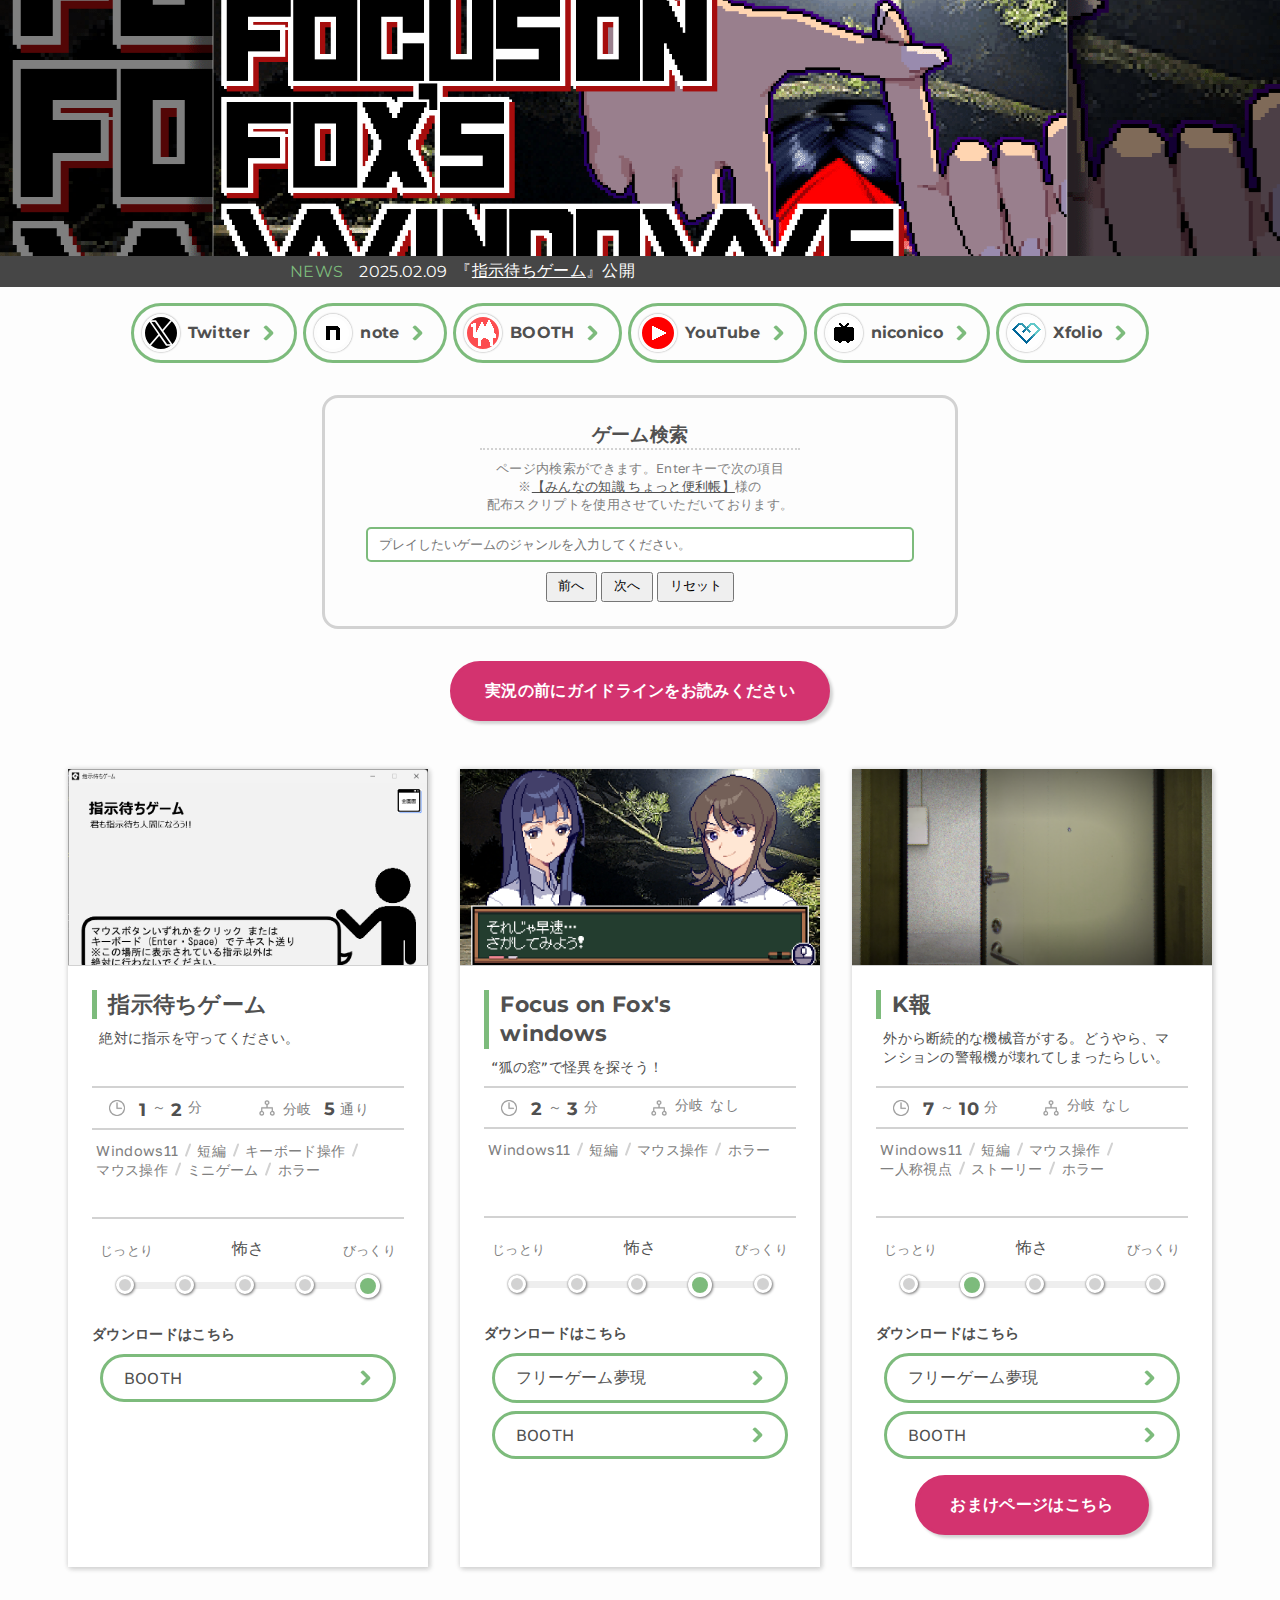
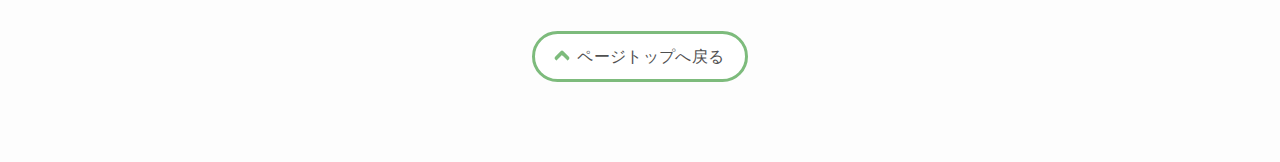
<file: index.html>
<!DOCTYPE html>
<html lang="ja">
<head>
<title>イマジナリーパパス - トップページ</title>
<meta charset="utf-8">

<meta name="description" content="ゲームを作っています。今のところフリーゲーム／ホラーのみ。" />

<meta property="og:title" content="イマジナリーパパス" />
<meta property="og:site_name" content="イマジナリーパパス" />
<meta property="og:url" content="https://img-papa.github.io/games/" />
<link rel="canonical" href="https://img-papa.github.io/games/" />
<meta name="twitter:site" content="@img_papa" />

<meta property="og:image" content="img/myicon.png" />
<link rel="icon" href="img/myicon.png" sizes="62x62" type="image/png" />
<link rel="apple-touch-icon-precomposed" href="img/myicon.png" />

<meta http-equiv="X-UA-Compatible" content="IE=edge" />
<meta name="viewport" content="width=device-width,initial-scale=1">

<link rel="stylesheet" href="default.css">
<link rel="stylesheet" href="common.css">
<link rel="stylesheet" href="style.css">
</head>
<body>
        
    <header>
        <!-- background image -->
        <nav>
            <dl>
                <dt>2025.02.09</dt>
                <dd>『<a href="#new">指示待ちゲーム</a>』公開</dd>
            </dl>
        </nav>
    </header>

    <aside>

        <!--hgroup>
            <h2>イマジナリーパパス</h2>
            <h3>@img_papa</h3>
            <p>ゲーム作ってるよ<br>今のところ全部ホラー</p>
        </hgroup-->

        <nav>

            <a href="https://x.com/img_papa" target="_blank" class="link_i">
                <div class="icon" style="background-image:url('img/logo-twitter_white.png')"></div>
                <p>Twitter</p>
            </a>

            <a href="https://note.com/img_papa" target="_blank" class="link_i">
                <div class="icon" style="background-image:url('img/links_icon_note.png')"></div>
                <p>note</p>
            </a>
            
            <a href="https://img-papa.booth.pm/" target="_blank" class="link_i">
                <div class="icon" style="background-image:url('img/links_icon_booth.png')"></div>
                <p>BOOTH</p>
            </a>
            
            <a href="https://www.youtube.com/@img_papa" target="_blank" class="link_i">
                <div class="icon" style="background-image:url('img/links_icon_youtube.png')"></div>
                <p>YouTube</p>
            </a>
            
            <a href="https://www.nicovideo.jp/user/138086854" target="_blank" class="link_i">
                <div class="icon" style="background-image:url('img/links_icon_nico.png')"></div>
                <article>
                    <p>niconico</p>
                </article>
            </a>

            <a href="https://xfolio.jp/portfolio/img_papa" target="_blank" class="link_i">
                <div class="icon" style="background-image:url('img/links_icon_xfolio.png')"></div><p>Xfolio</p>
            </a>
        </nav>

    </aside>

    <main>

        <div id="top">

            <section class="search">
                <h3>ゲーム検索</h3>
                <p>
                    ページ内検索ができます。Enterキーで次の項目<br>
                    ※<a href="https://www.benricho.org/Tips/ctrl_F/highlight_inpage/" target="_blank">【みんなの知識 ちょっと便利帳】</a>様の<br>配布スクリプトを使用させていただいております。
                </p>
                <input type="text" id="searchTerm" placeholder="プレイしたいゲームのジャンルを入力してください。">
                <button onclick="nextHighlight()">前へ</button>
                <button onclick="previousHighlight()">次へ</button>
                <button onclick="resetSearch()">リセット</button>
            </section>

            <section>
                <a href="https://img-papa.github.io/games/guide.html" target="_blank" class="link_sp" style="margin:1em auto 2em;">実況の前にガイドラインをお読みください</a>
            </section>

        </div>

        <div id="games">

            <article id="new" style="background-image:url(img/games_rap.png);">
                <section>

                    <hgroup>
                        <h3>指示待ちゲーム</h3>
                        <p>絶対に指示を守ってください。</p>
                    </hgroup>
                    
                    <div class="data">
                        <p class="time"><b>1</b>～<b>2</b>分</p>
                        <p class="route"><b>5</b>通り</p>
                    </div>

                    <ul class="tag">
                        <li>Windows11</li><li>短編</li><li>キーボード操作</li><li>マウス操作</li><li>ミニゲーム</li><li>ホラー</li>
                    </ul>

                    <ul class="level">
                        <ul>
                            <li>じっとり</li>
                            <li>怖さ</li>
                            <li>びっくり</li>
                        </ul>
                        <ul class="level_bar">
                            <li></li>
                            <li></li>
                            <li></li>
                            <li></li>
                            <li class="point"></li>
                        </ul>
                    </ul>
                    <ul class="dl">
                        <li><a href="https://img-papa.booth.pm/items/6576498" target="_blank" class="link_r">BOOTH</a></li>
                    </ul>

                </section>
            </article>

            <article style="background-image:url(img/games_fofw.png);">
                <section>
                    <hgroup>
                        <h3>Focus on Fox's windows</h3>
                        <p>“狐の窓”で怪異を探そう！</p>
                    </hgroup>

                    <div class="data">
                        <p class="time"><b>2</b>～<b>3</b>分</p>
                        <p class="route">なし</p>
                    </div>

                    <ul class="tag">
                        <li>Windows11</li><li>短編</li><li>マウス操作</li><li>ホラー</li>
                    </ul>

                    <ul class="level">
                        <ul>
                            <li>じっとり</li>
                            <li>怖さ</li>
                            <li>びっくり</li>
                        </ul>
                        <ul class="level_bar">
                            <li></li>
                            <li></li>
                            <li></li>
                            <li class="point"></li>
                            <li></li>
                        </ul>
                    </ul>
                    <ul class="dl">
                        <li><a href="https://freegame-mugen.jp/adventure/game_13163.html" target="_blank" class="link_r">フリーゲーム夢現</a></li>
                        <li><a href="https://img-papa.booth.pm/items/6409614" target="_blank" class="link_r">BOOTH</a></li>
                    </ul>
                </section>
            </article>

            <article style="background-image:url(img/games_k-alert.png);">
                <section>

                    <hgroup>
                        <h3>K報</h3>
                        <p>外から断続的な機械音がする。どうやら、マンションの警報機が壊れてしまったらしい。</p>
                    </hgroup>

                    <div class="data">
                        <p class="time"><b>7</b>～<b>10</b>分</p>
                        <p class="route">なし</p>
                    </div>

                    <ul class="tag">
                        <li>Windows11</li><li>短編</li><li>マウス操作</li><li>一人称視点</li><li>ストーリー</li><li>ホラー</li>
                    </ul>

                    <ul class="level">
                        <ul>
                            <li>じっとり</li>
                            <li>怖さ</li>
                            <li>びっくり</li>
                        </ul>
                        <ul class="level_bar">
                            <li></li>
                            <li class="point"></li>
                            <li></li>
                            <li></li>
                            <li></li>
                        </ul>
                    </ul>

                    <ul class="dl">
                        <li><a href="https://freegame-mugen.jp/adventure/game_13045.html" target="_blank" class="link_r">フリーゲーム夢現</a></li>
                        <li><a href="https://img-papa.booth.pm/items/6272406" target="_blank" class="link_r">BOOTH</a></li>
                    </ul>

                    <p class="center">
                        <a href="https://img-papa.github.io/games/alert/" target="_blank" class="link_sp">おまけページはこちら</a>
                    </p>

                </section>
            </article>
        </div>

        <a href="#" class="link_t" style="margin:3em auto 5em;">ページトップへ戻る</a>
    
        <!--article>
            <hgroup>
                <h3>Information</h3>
                <p>このサイトについて</p>
            </hgroup>
            <p>ゲーム作ってるよ 今のところ全部ホラー</p>
        </article-->

    </main>

    <footer>
    </footer>





<!--

ここから下は以下のサイト様で配布されているスクリプトを利用させていただいております。

【みんなの知識 ちょっと便利帳】
https://www.benricho.org/Tips/ctrl_F/highlight_inpage/

ページ内検索を自サイトに設置する方法 - How to Implement In-Page Search on Your Web Page. ヒットしたテキストをハイライト表示・対象の文字へスクロール

-->

<script>
    let highlights = [];            // ハイライトされた要素を格納する配列
    let currentIndex = -1;          // 現在のハイライト位置を示すインデックス
    let lastSearchTerm = '';        // 最後に検索された語句を保持する変数
    let searchTimer = null;         // 入力変更後に検索を遅延させるためのタイマー
    let isComposing = false;        // 入力中の状態を保持
    let caseSensitive = false;      // 大文字小文字の区別フラグ（デフォルトは区別しない）

    /**
     * 特殊文字をエスケープする関数
     * @param {string} string - エスケープする文字列
     * @returns {string} - エスケープされた文字列
     */
    function escapeRegExp(string) {
        return string.replace(/[.*+?^${}()|[\]\\]/g, '\\$&');
    }

    /**
     * 検索を実行し、マッチしたテキストをハイライトする関数
     * @param {string} searchTerm - 検索語
     */
    function search(searchTerm) {
        if (!searchTerm || searchTerm === lastSearchTerm) return;

        lastSearchTerm = searchTerm;
        resetHighlights();

        searchTerm = escapeRegExp(searchTerm);

        const content = document.getElementById('games');
        searchAndHighlight(content, searchTerm);

        if (highlights.length > 0) {
            currentIndex = 0;
            scrollToHighlight(currentIndex);
        }

        document.getElementById('searchTerm').focus();
    }

    /**
     * テキストノード内で検索語を見つけてハイライトする関数
     * @param {Node} element - 検索対象のノード
     * @param {string} searchTerm - 検索語
     */
    function searchAndHighlight(element, searchTerm) {
        if (element.nodeType === 3) { // テキストノード
            const regex = new RegExp(searchTerm, caseSensitive ? 'g' : 'gi');
            const matches = element.textContent.match(regex);
            if (matches) {
                const parent = element.parentNode;
                const fragment = document.createDocumentFragment();
                let lastIndex = 0;
                matches.forEach(match => {
                    const matchStart = element.textContent.indexOf(match, lastIndex);
                    const matchEnd = matchStart + match.length;

                    fragment.appendChild(document.createTextNode(element.textContent.slice(lastIndex, matchStart)));

                    const span = document.createElement('span');
                    span.className = 'highlight';
                    span.textContent = match;
                    fragment.appendChild(span);

                    lastIndex = matchEnd;
                    highlights.push(span);
                });

                fragment.appendChild(document.createTextNode(element.textContent.slice(lastIndex)));
                parent.replaceChild(fragment, element);
            }
        } else {
            Array.from(element.childNodes).forEach(child => searchAndHighlight(child, searchTerm));
        }
    }

    /**
     * 現在のハイライト要素にスクロールする関数
     * @param {number} index - ハイライト要素のインデックス
     */
    function scrollToHighlight(index) {
        if (highlights.length > 0) {
            highlights.forEach(el => el.classList.remove('current'));
            highlights[index].classList.add('current');
            highlights[index].scrollIntoView({ behavior: 'smooth', block: 'center' });
        }
    }

    /**
     * 次のハイライトに移動する関数
     */
    function nextHighlight() {
        if (highlights.length > 0) {
            currentIndex = (currentIndex + 1) % highlights.length;
            scrollToHighlight(currentIndex);
        }
    }

    /**
     * 前のハイライトに移動する関数
     */
    function previousHighlight() {
        if (highlights.length > 0) {
            currentIndex = (currentIndex - 1 + highlights.length) % highlights.length;
            scrollToHighlight(currentIndex);
        }
    }

    /**
     * ハイライトをリセットする関数
     */
    function resetHighlights() {
        highlights.forEach(el => {
            el.outerHTML = el.innerHTML;
        });
        highlights = [];
        currentIndex = -1;
        lastSearchTerm = '';
    }

    /**
     * 検索をリセットし、入力枠にスクロールする関数
     */
    function resetSearch() {
        resetHighlights();
        document.getElementById('searchTerm').value = '';
        scrollToSearchInput();
    }

    /**
     * 入力枠にスクロールする関数
     */
    function scrollToSearchInput() {
        const searchInput = document.getElementById('searchTerm');
        searchInput.scrollIntoView({ behavior: 'smooth', block: 'center' });
        searchInput.focus(); // 入力枠にフォーカスも合わせる
    }

    /**
     * 検索の処理を実行する関数
     */
    function handleSearch() {
        const searchTerm = document.getElementById('searchTerm').value;

        // 検索語句が空の場合にリセットし、入力枠にスクロールする
        if (searchTerm === '') {
            resetSearch();
            return;
        }

        if (searchTerm && searchTerm !== lastSearchTerm) {
            search(searchTerm);

            if (highlights.length === 0) {
                scrollToSearchInput();
            }
        }
    }

    document.getElementById('searchTerm').addEventListener('keydown', function(e) {
        if (e.key === 'Enter') {
            e.preventDefault();
            const searchTerm = this.value;
            if (searchTerm) {
                if (currentIndex === -1) {
                    handleSearch();
                } else {
                    nextHighlight();
                }
            }
        }
    });

    document.getElementById('searchTerm').addEventListener('input', function() {
        if (searchTimer) clearTimeout(searchTimer);
        if (!isComposing) {
            searchTimer = setTimeout(handleSearch, 500);
        }
    });

    document.getElementById('searchTerm').addEventListener('compositionstart', function() {
        isComposing = true;
    });

    document.getElementById('searchTerm').addEventListener('compositionend', function() {
        isComposing = false;
        handleSearch();
    });

    document.querySelectorAll('input[name="caseOption"]').forEach(radio => {
        radio.addEventListener('change', handleCaseOptionChange);
    });

    /**
     * 大文字小文字の区別設定を変更する関数
     */
    function handleCaseOptionChange() {
        caseSensitive = document.querySelector('input[name="caseOption"]:checked').value === 'sensitive';
        search(document.getElementById('searchTerm').value);
    }
</script>
</body>
</file>
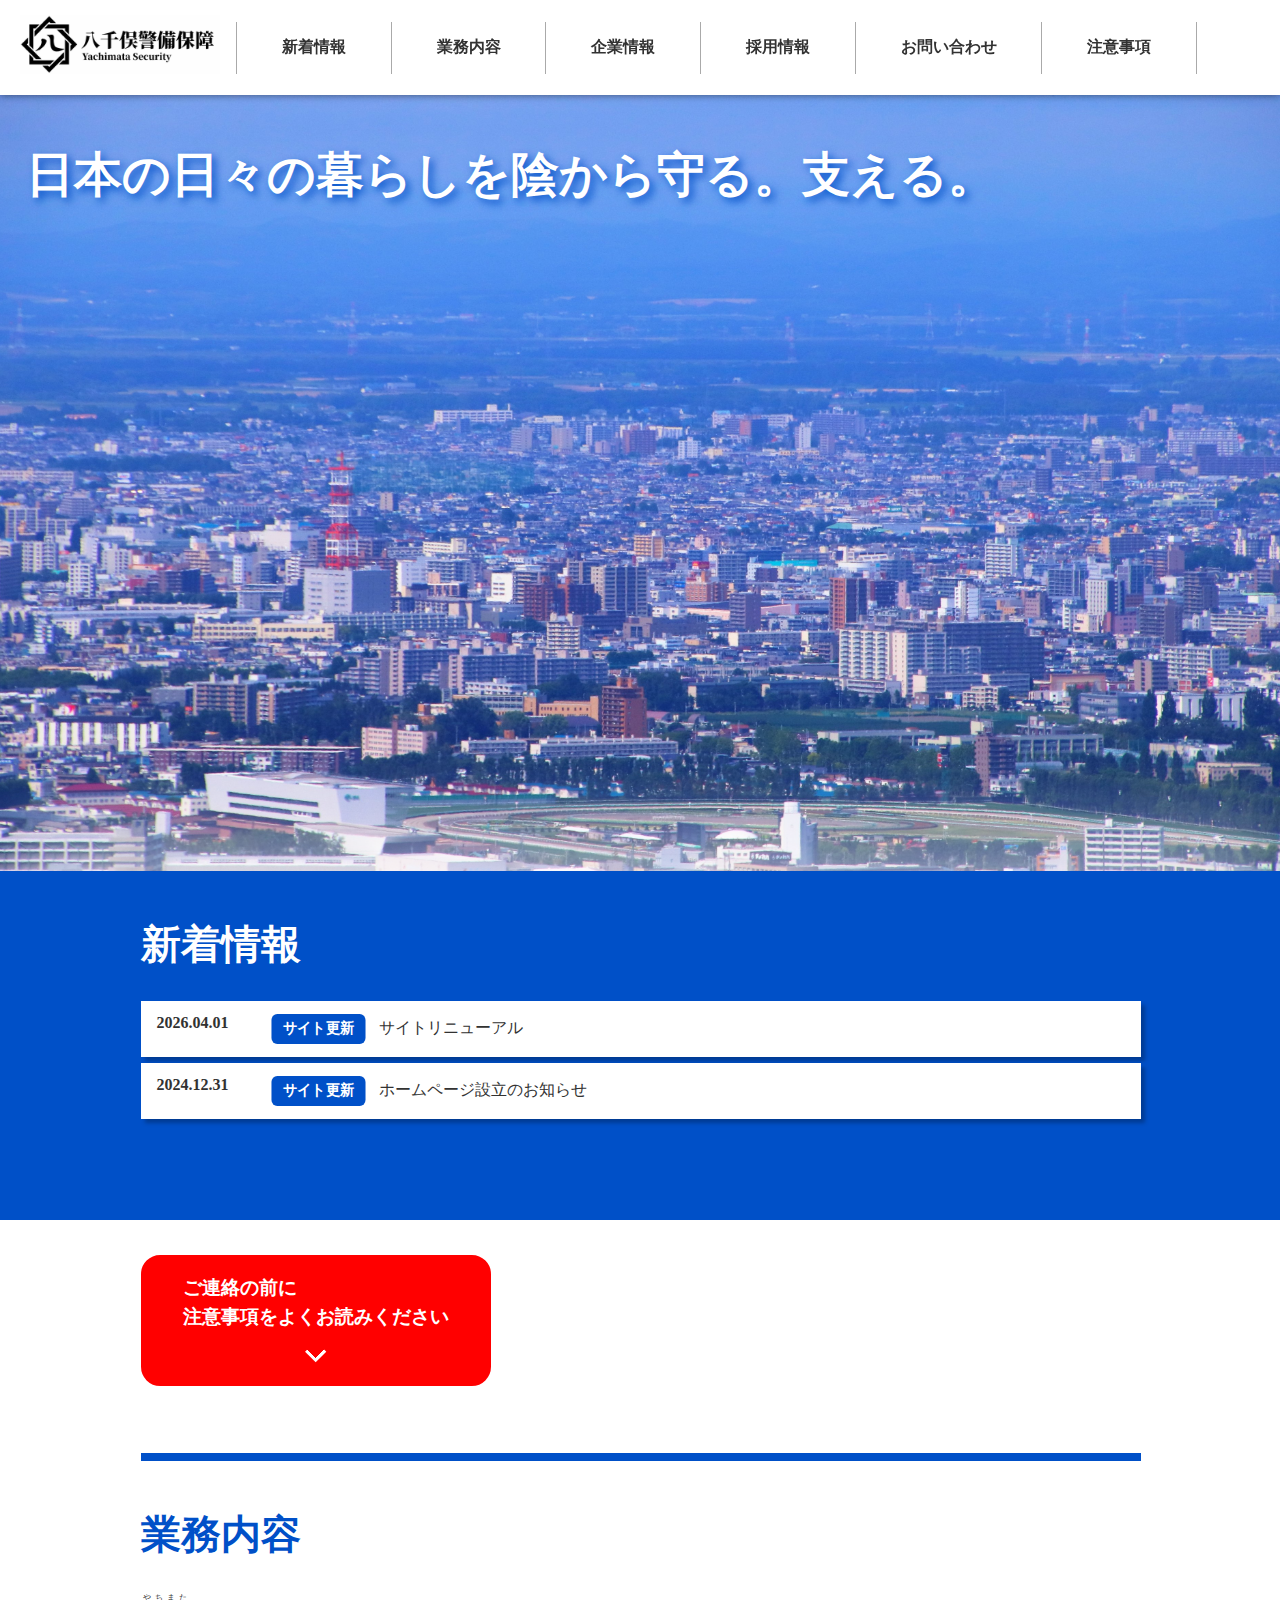
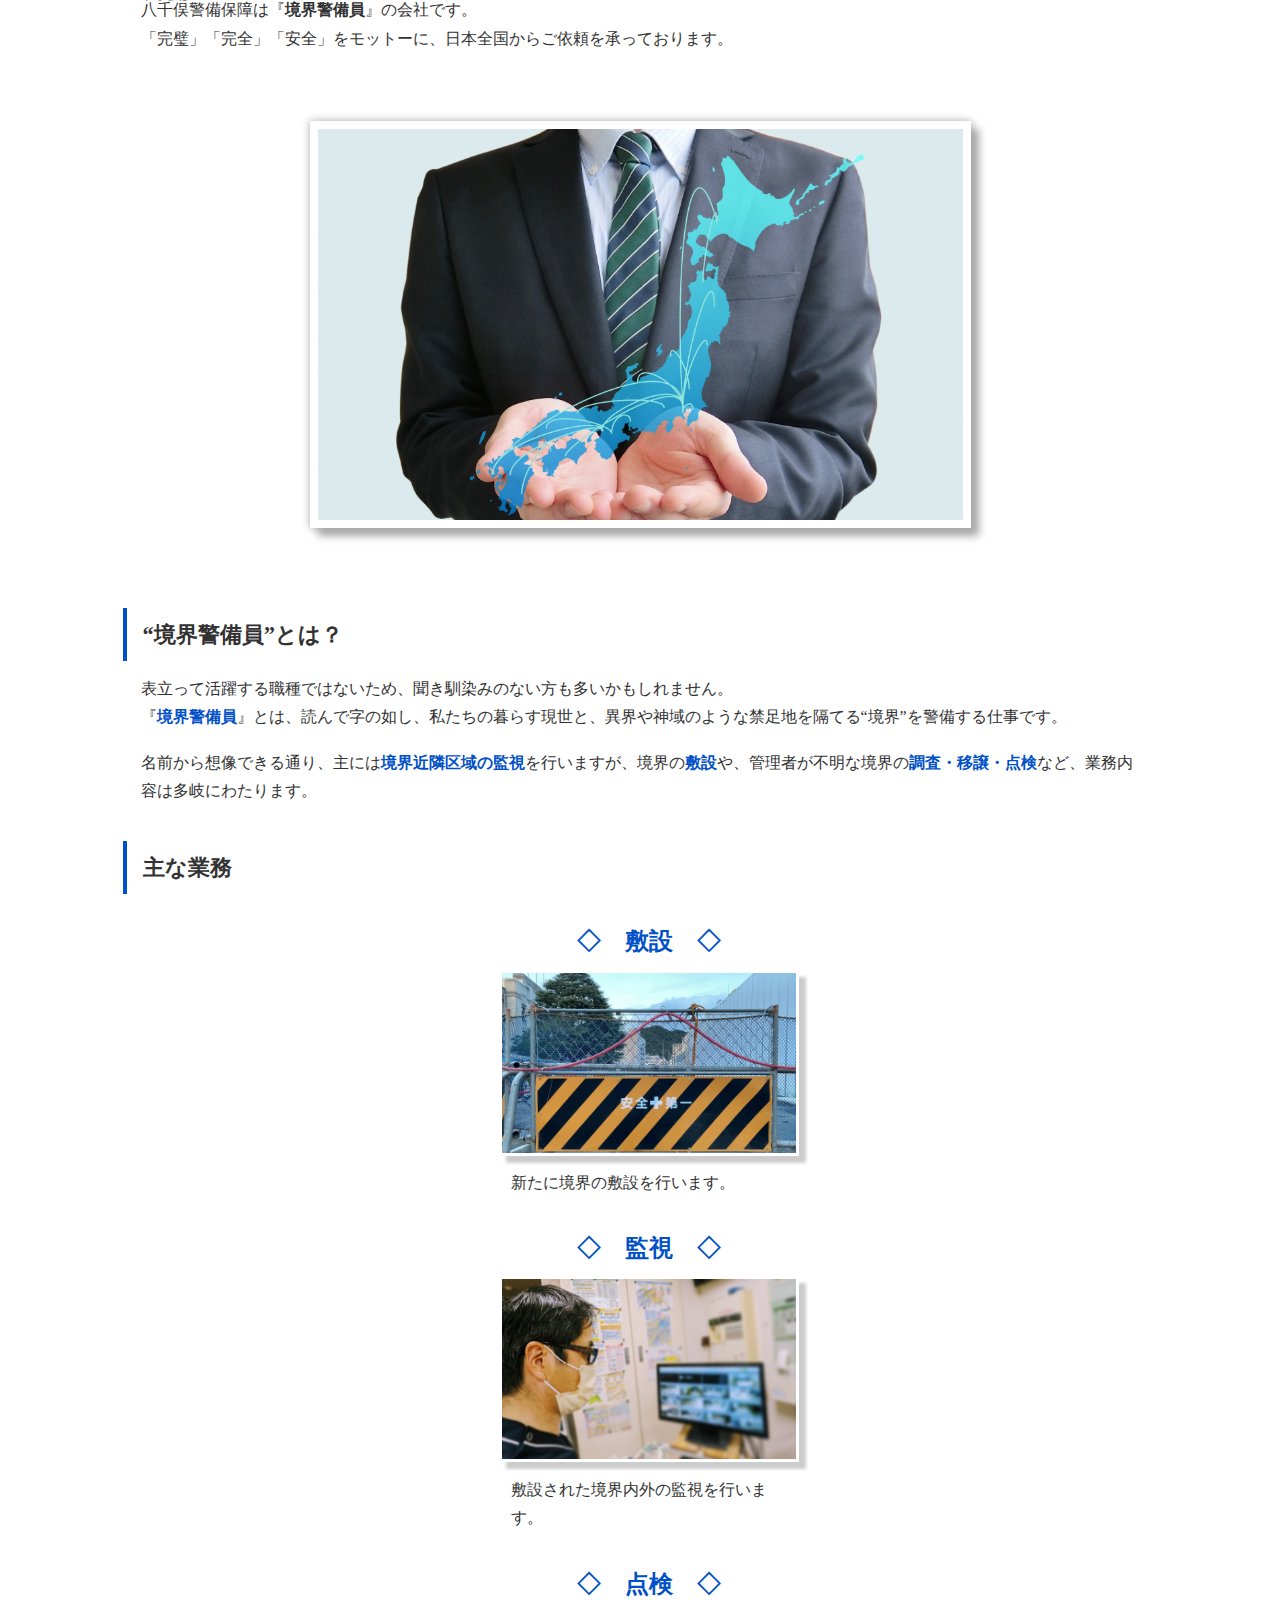
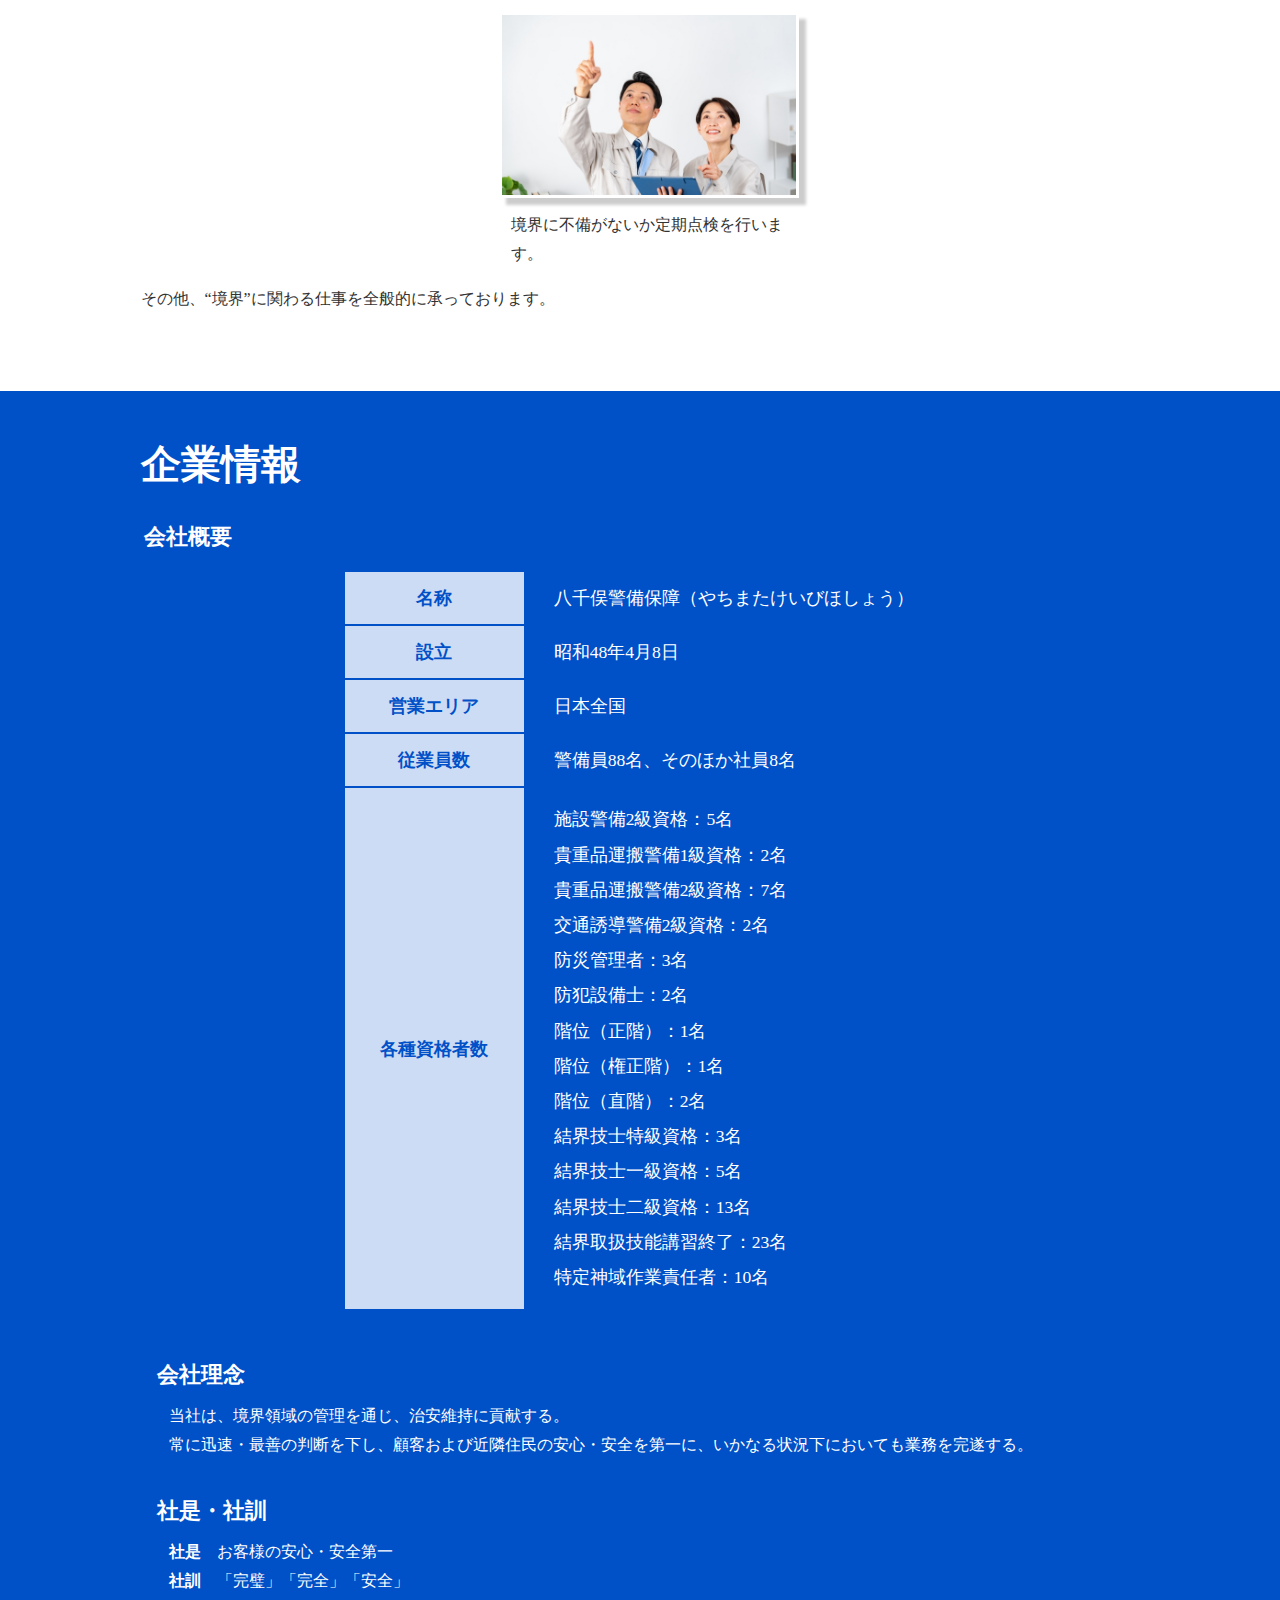
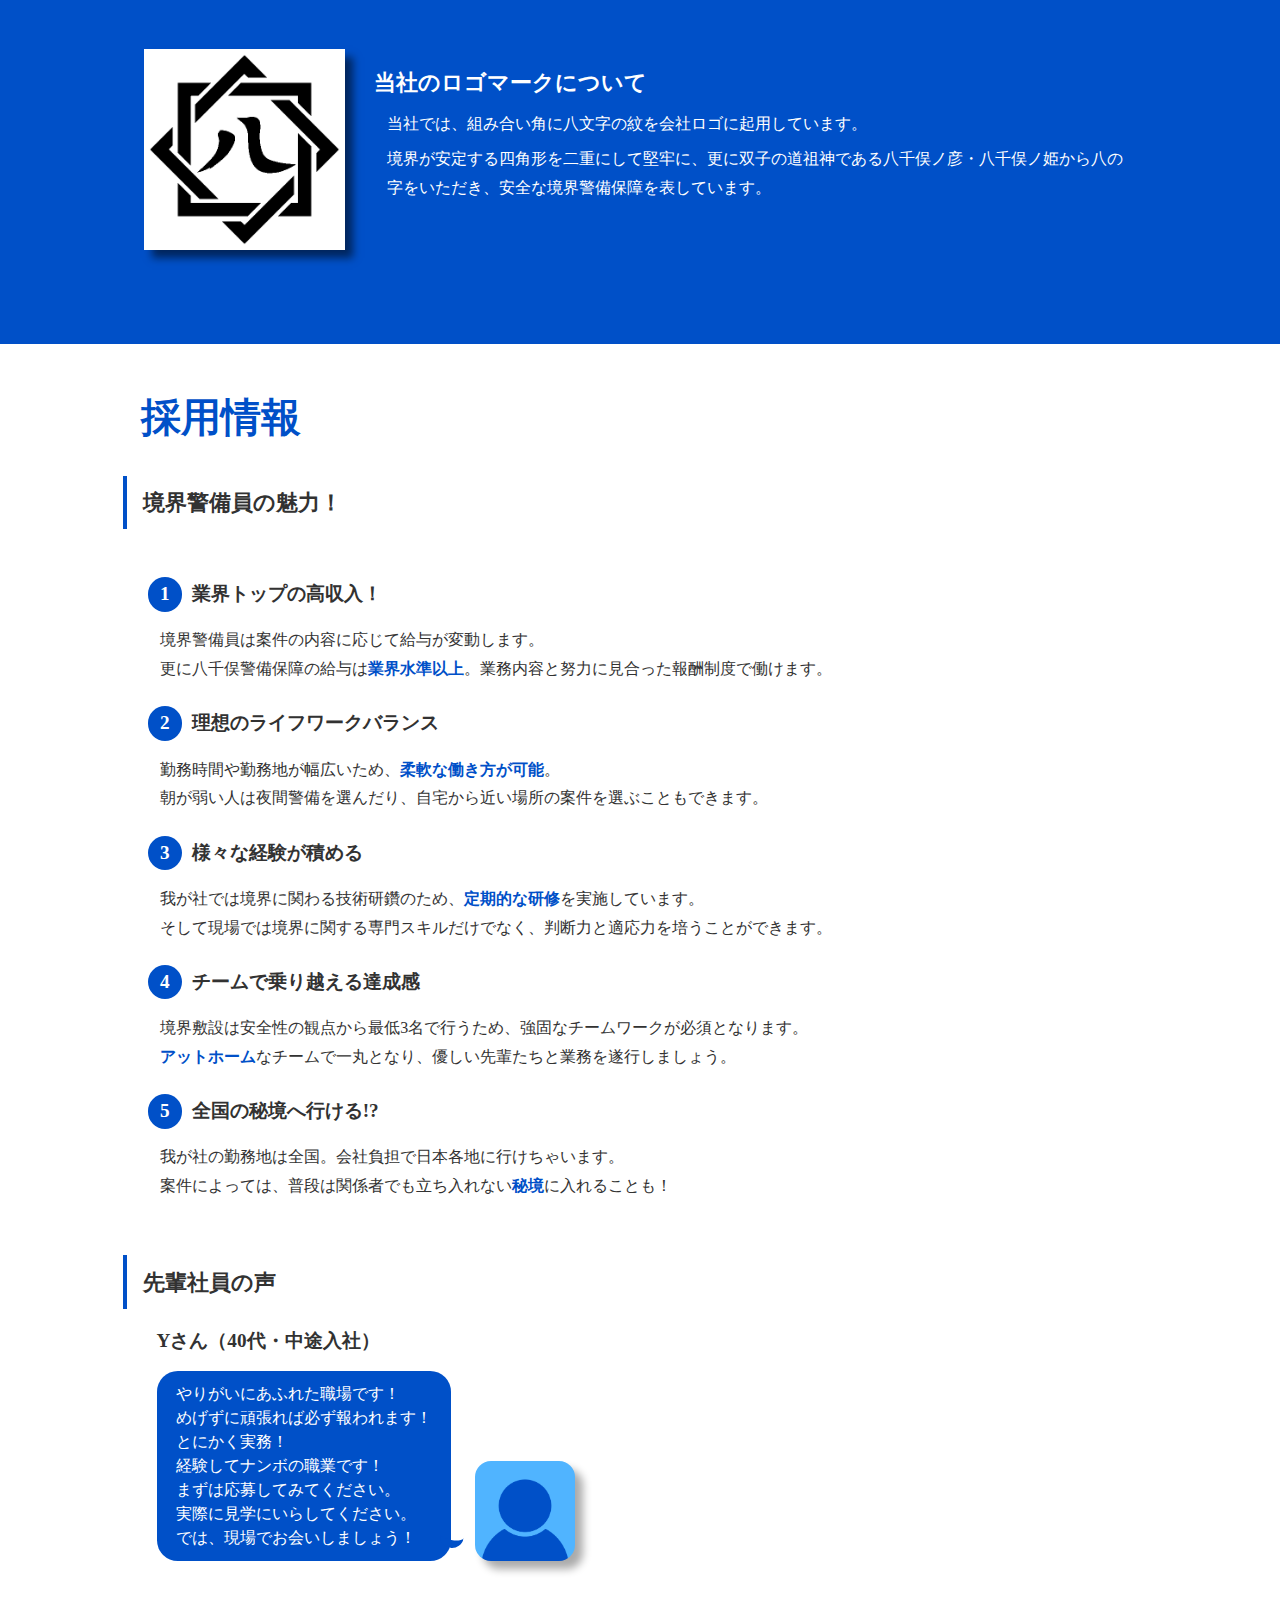
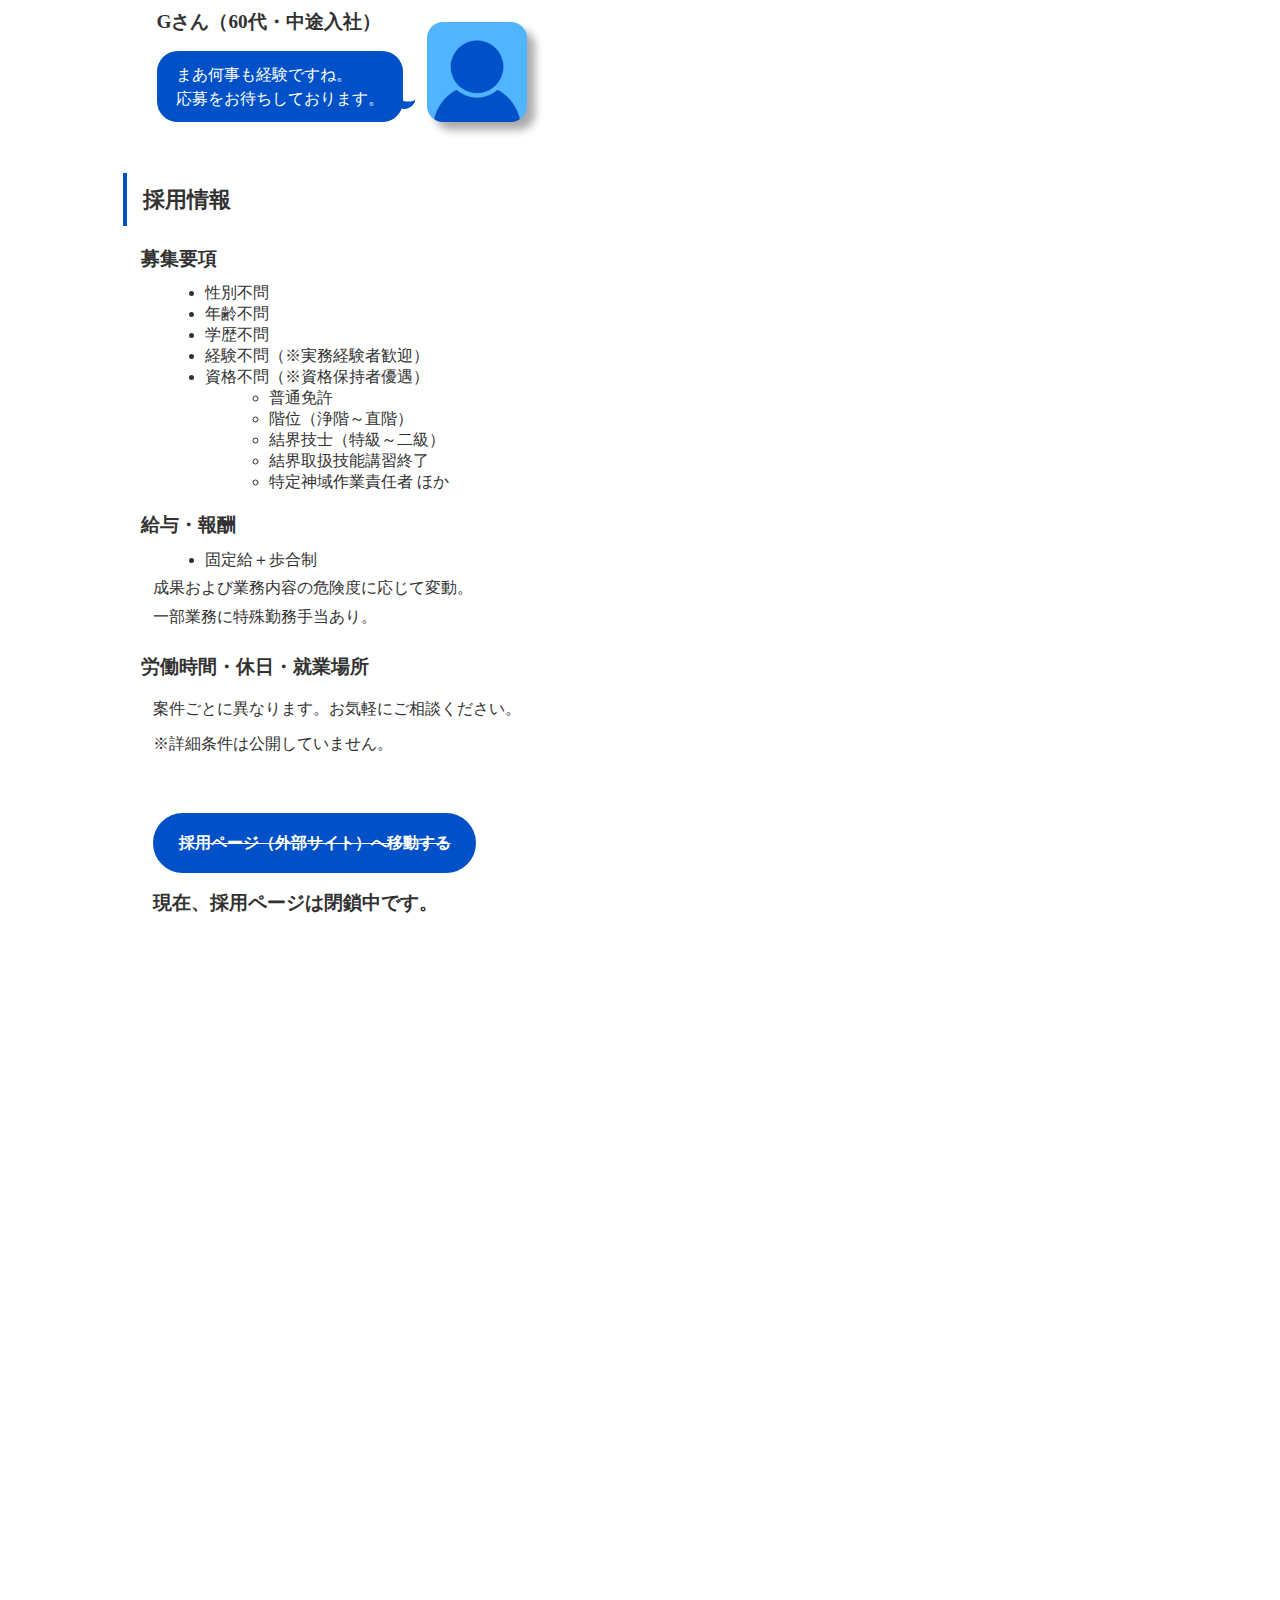
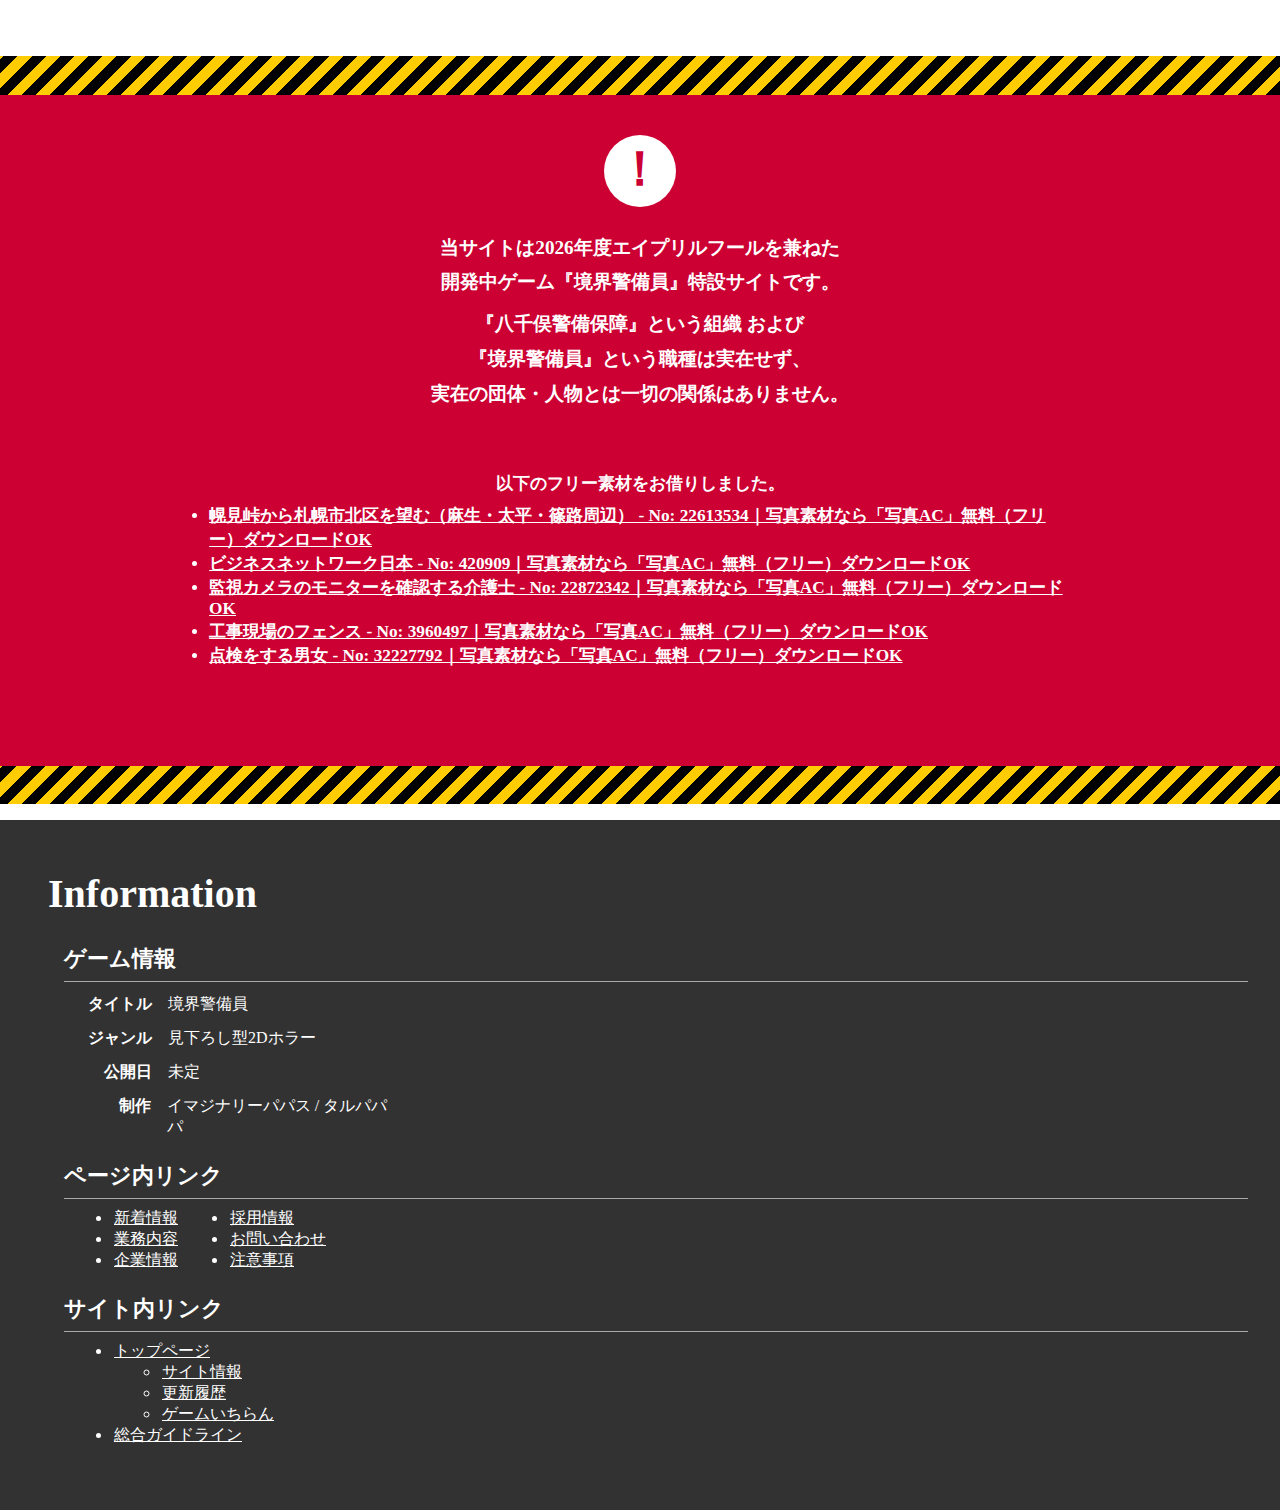
<file: 8sec/index.html>
<!DOCTYPE html>
<html lang="ja">
<head>

    <title>八千俣警備保障 - トップページ</title>
    <meta charset="utf-8">

    <meta name="description" content="ゲームを作っています。今のところフリーゲーム／ホラーのみ。" />

    <meta property="og:title" content="イマジナリーパパス" />
    <meta property="og:site_name" content="イマジナリーパパス" />
    <meta property="og:url" content="https://img-papa.github.io/games/" />
    <link rel="canonical" href="https://img-papa.github.io/games/" />
    <meta name="twitter:site" content="@img_papa" />

    <meta property="og:image" content="img/myicon.png" />
    <link rel="icon" href="img/myicon.png" sizes="62x62" type="image/png" />
    <link rel="apple-touch-icon-precomposed" href="img/myicon.png" />

    <meta http-equiv="X-UA-Compatible" content="IE=edge" />
    <meta name="viewport" content="width=device-width,initial-scale=1">

    <link rel="stylesheet" href="../default.css">

    <style>

        :root {
            --c-font: rgb(50,50,50);
            --c-font-b: rgb(32,32,32);
            --c-main: rgb(0,80,200);
            --c-dark: rgb(50,50,50);
            --c-link: rgb(80,180,255);
            --c-border: #aaa;
        }

        ::-webkit-scrollbar {
            width: 8px;
        }

        ::-webkit-scrollbar-track {
            background: #0003;
        }

        ::-webkit-scrollbar-thumb {
            border: 1px solid #fff;
            background: var(--c-main);
        }

        * {
            margin: 0;
            padding: 0;
        }

        body {
            color: var(--c-font);
        }

        header {
            background: #fff;
            z-index: 10;
        }

        header h1, img {
            user-select: none;
            -webkit-user-select: none;
            -ms-user-select: none;
            -moz-user-select: none;
            -khtml-user-select: none;
            -webkit-user-drag: none;
            -khtml-user-drag: none;
        }

        header h1 {
            margin: 15px auto;
            color: #0000;
            background-image: url("img/8sec_logo_long.jpg");
            background-size: 100%;
            background-repeat: no-repeat;
        }

        header nav {
            flex: 1;
            text-align: center;
        }

            header nav ul {
                display: flex;
                flex-wrap: wrap;
                list-style: none;
                max-width: 60em;
                border-right: 1px solid var(--c-border);
            }

                header nav ul li {
                    flex-grow: 1;
                    padding: 0;
                }

                    header nav ul li a {
                        display: block;
                        padding: 15px 0 16px;
                        font-weight: 600;
                        text-decoration: none;
                        border-left: 1px solid var(--c-border);
                    }

                        header nav ul li a:hover {
                            color: #fff;
                            background: var(--c-main);
                        }

                        header nav ul li a:active {
                            background: var(--c-border);
                        }

        main {
            margin: 10px auto;
        }

            main p {
                padding: 0.2em 0.8em;
                line-height: 1.8em;
            }

            main > * {
                padding: 0 15px 4em;
            }

                main > *:nth-child(even) {
                    color: #fff;
                    background: var(--c-main);
                }

                    main > *:nth-child(even) table th {
                        color: var(--c-main);
                        background: #fffc;
                    }

                    main > *:nth-child(even)::selection {
                        background-color: #fff;
                        color: var(--c-main);
                    }

                main > *:nth-child(odd) h2 {
                    color: var(--c-main);
                }

                main > *:nth-child(odd) b {
                    color: var(--c-main);
                }

                main > *:first-child {
                    height: 80vh;
                    background-image: url('img/8sec_header.jpg');
                    background-size: 120% auto;
                    background-position: center 30%;
                }

                main > * > * {
                    max-width: 1000px;
                    margin: 10px auto;
                    padding: 20px 10px;
                }

                main > *:first-child h2 {
                    max-width: 1300px;
                    font-size: 3em;
                    color: #fff;
                    text-shadow: 4px 4px 8px var(--c-main);
                }

                main > *:nth-child(2) {
                    box-shadow: 0 -40px 80px #fff8;
                }

            main ul,
            main ol {
                margin-top: 0;
                padding-top: 0;
                padding-left: 4em;
            }

        section {
            padding-left: 1em;
        }

        footer {
            margin-top: 1em;
            padding: 0 1em 4em;
            color: #fff;
            background: var(--c-dark);
        }

            footer a {
                padding: 0 2px;
                font-weight: 400;
                text-decoration: underline;
                text-decoration-thickness: 1px;
                color: #fff;
            }

                footer a:hover {
                    border-color: var(--c-dark);
                }

            footer h3 {
                margin-top: 1em;
                padding-bottom: 0.3em;
                border-bottom: 1px solid var(--c-border);
            }

            footer dl {
                display: flex;
                margin-top: 0.8em;
                justify-content: flex-start;
                max-width: 21em;
            }
            footer dt {
                flex-basis: 5.5em;
                padding-right: 1em;
                text-align: right;
            }

            footer ul {
                margin-left: 2em;
            }

        h2 {
            margin: 0 auto;
            padding-top: 1.2em;
            padding-bottom: 0;
            font-size: 2.5em;
            line-height: 1.3em;
        }

        h3 {
            margin-bottom: 0.4em;
            padding-bottom: 0;
            font-size: 1.4em;
        }

        main > *:nth-child(odd) h3 {
            margin: 1.4em auto 0.4em;
            padding: 0.5em 0.7em;
            border-left: 4px solid var(--c-main);
        }

        h4 {
            margin-top: 1em;
            margin-bottom: 0.5em;
            padding-bottom: 0.1em;
            font-size: 1.2em;
        }

        ul, ol {
            padding-left: 1em;
        }

        hr {
            border: 0;
            margin: 4em auto 0;
            padding: 0;
            height: 8px;
            background: var(--c-main);
        }

        table {
            margin: 1em auto;
            font-size: 1.1em;
        }

        td {
            padding: 0.8em 1.6em;
        }

        th {
            padding: 0.8em 2em;
            background: var(--c-main);
        }

        dt {
            font-weight: 600;
        }

        .top_img {
            display: block;
            width: 50%;
            height: auto;
            aspect-ratio: 16 / 9;
            margin: 4em auto 5em;
            box-shadow: 0 0 8px var(--c-border), 8px 8px 8px var(--c-border);
            border: 8px solid #fff;
            background-image: url('img/8sec_top.jpg');
            background-size: 100%;
            background-position: center;
            background-repeat: no-repeat;
        }

        .logo {
            display: block;
            width: 30%;
            height: auto;
            aspect-ratio: 1 / 1;
            margin-right: 1.8em;
            box-shadow: 8px 8px 8px #0008;
            background-color: #fff;
            background-image: url('img/8sec_logo.png');
            background-size: 95%;
            background-position: center;
            background-repeat: no-repeat;
        }

        .record div {
            display: flex;
            margin-bottom: 0.4em;
            padding: 0.8em 16px;
            color: var(--c-font);
            background: #fff;
            box-shadow: 4px 4px 4px #0004;
        }

        .record dt {
            width: 7em;
        }

        .sv {
            max-width: 320px;
            margin: 0 auto;
        }

            .sv > * {
                margin: 10px;
            }

            .sv h4 {
                margin-top: 1.3em;
                font-size: 1.5em;
                text-align: center;
                color: var(--c-main);
            }

        .bgi {
            height: 180px;
            border: 3px solid #fff;
            background-size: 100%;
            box-shadow: 7px 7px 3px #0003;
        }

        .flex_2 {
            position: relative;
            padding-top: 0;
        }

        .msg {
            display: inline-block;
            position: relative;
            margin: 5px auto 0 0;
            padding: 0.7em 1.2em;
            text-align: left;
            line-height: 1.5em;
            border-radius: 1.3em;
            color: #fff;
            background: var(--c-main);
        }

            .msg::before {
                content: '';
                position: absolute;
                right: calc( -100px + -1.5em );
                bottom: 0;
                width: 100px;
                height: 100px;
                margin-left: 1em;
                border-radius: 1em;
                background-image: url('img/8sec_icon.png');
                background-position: bottom center;
                background-repeat: no-repeat;
                background-size: 88%;
                background-color: rgb(80,180,255);
                box-shadow: 8px 8px 8px #0005;
            }

            .msg::after {
                content: "";
                display: block;
                width: 1.5em;
                height: 1em;
                position: absolute;
                right: -0.8em;
                bottom: 0.8em;
                border-bottom: 8px solid var(--c-main);
                border-radius: 100%;
                transform: rotate(10deg);
            }

        .btn {
            display: inline-block;
            color: #fff;
            margin: 0.8em auto;
            padding: 0.8em 1.4em;
            text-decoration: none;
            font-weight: 800;
            border: 3px solid var(--c-main);
            border-radius: 8em;
            background: var(--c-main);
        }

            .btn:hover {
                background: #fff;
            }

        .btn_at {
            display: inline-block;
            padding: 0.8em 2em;
            border: 4px solid red;
            border-radius: 1em;
            color: #fff;
            font-size: 1.2em;
            font-weight: 800;
            text-decoration: none;
            background: red;
        }

            .btn_at:hover {
                font-weight: 700;
                color: var(--c-font-b);
                background: #fff;
            }

            .btn_at::after {
                content: '';
                display: block;
                position: relative;
                top: -1px;
                width: 0.8em;
                height: 0.8em;
                margin: 0.5em auto;
                box-shadow: 3px 3px 0 #fff;
                transform: rotate(45deg);
            }

            .btn_at:hover::after {
                top: 2px;
                box-shadow: 3px 3px 0 var(--c-font);
            }

        .note {
            padding: 0;
            margin-top: 50vw;
            text-align: center;
            font-size: 1.2em;
            font-weight: 500;
        }

            .note ul {
                padding: 0 4em 4em;
            }

            .note::before,
            .note::after {
                content: "";
                display: block;
                height: 2em;
                background-image: repeating-linear-gradient(-45deg, #000, #000 10px, #fc0 10px, #fc0 20px);
            }

            .note > * {
                font-weight: 700;
            }

            .note > ul li {
                text-align: left;
                padding: 10px;
            }

            .note a {
                color: #fff;
            }

        .i {
            display: block;
            width: 1.5em;
            height: 1.5em;
            margin: 10px auto 20px;
            padding: 0;
            text-align: center;
            line-height: 1.4em;
            color: #c03;
            background: #fff;
            border-radius: 100%;
        }

            .i strong {
                color: yellow;
                text-decoration: underline;
            }

        .h_o {
            display: inline-block;
            width: 1.8em;
            line-height: 1.8em;
            margin-right: 0.5em;
            text-align: center;
            color: #fff;
            background: var(--c-main);
            border-radius: 8em;
        }

        .a_hide {
            display: block;
            margin-left: 18%;
            width: 20%;
            height: 18%;
        }
        .a_hide_txt a {
            color: var(--c-main);
            text-decoration: none;
        }

        .tag:before {
            display: inline-block;
            content: 'サイト更新';
            width: 6.5em;
            height: 2em;
            margin-right: 0.8em;
            line-height: 1.9em;
            font-size: 0.95em;
            font-weight: 600;
            text-align: center;
            color: #fff;
            border-radius: 0.4em;
            background: var(--c-main);
            transform: scaleX(0.95);
        }


        /* PC / Pad */

        @media (min-width: 900px) {

            header {
                display: flex;
                align-items: center;
                position: fixed;
                top: 0;
                left: 0;
                width: 100%;
                box-shadow: 0 0 8px #0008;
            }

                header h1 {
                    width: 200px;
                    height: 70px;
                    margin-left: 20px;
                    margin-bottom: 10px;
                }

                header nav ul {
                    display: flex;
                }

            main > *:first-child {
                padding-top: 4.8em;
            }

            .clm2 {
                display: flex;
                align-items: flex-start;
            }
        }

        @media (max-width: 899px) {

            header h1 {
                width: 60%;
                height: auto;
                aspect-ratio: 3 / 1;
                margin-top: 0.6em;
            }
        }

        /* スマートフォン */

        @media (max-width: 699px) {

            header {
                box-shadow: 0 8px 8px #0008;
            }

            header nav ul {
                max-width: auto;
                margin: 0;
                padding: 0;
            }

                header nav ul li {
                    border-top: 1px solid var(--c-border);
                    flex: 1;
                    flex-basis: 33%;
                    padding: 0;
                }

            main {
                margin: 0;
            }

            main > *:first-child {
                font-size: 0.8em;
                height: 40vh;
                z-index: -1;
            }

            .top_img {
                width: 88%;
            }

            .logo {
                width: 44%;
                margin: 2em auto;
            }

            .tag::before {
                display: none;
            }

            .flex_2,
            .flex_3 {
                display: block;
            }
        }
    </style>

</head>
<body>

    <!--


    /!\ 警告
    ￣￣
    当ページは2026年エイプリルフールに作成された
    架空の会社のホームページ および
    その会社が登場するゲームの仮設紹介ページです。

    【八千俣警備保障】という会社は実在しません。

    -->

    <header>
        <h1>八千俣警備保障</h1>
        <nav>
            <ul>
                <li><a href="#news">新着情報</a></li>
                <li><a href="#service">業務内容</a></li>
                <li><a href="#company">企業情報</a></li>
                <li><a href="#recruit">採用情報</a></li>
                <li><a href="https://docs.google.com/forms/d/e/1FAIpQLSdyKIPpo_jQnk5_Qb7rSG-eZxV2qOj1m-wHg5oEWlP97MnpLg/viewform?usp=dialog">お問い合わせ</a></li>
                <li><a href="#attention">注意事項</a></li>
            </ul>
        </nav>
    </header>

    <main>

        <section>
            <h2>日本の日々の暮らしを陰から守る。支える。</h2>
        </section>

        <section id="news">
            <h2>新着情報</h2>
            <dl class="record">
                <!--div>
                    <dt>2028.8.8</dt>
                    <dd>採用ページ 新規公開</dd>
                </div-->
                <div>
                    <dt>2026.04.01</dt>
                    <dd class="tag">サイトリニューアル</dd>
                </div>
                <div>
                    <dt>2024.12.31</dt>
                    <dd class="tag">ホームページ設立のお知らせ</dd>
                </div>
            </dl>
        </section>

        <section id="service">

            <p class="center" style="margin-top:2em;">
                <a class="btn_at" href="#attention">ご連絡の前に<br>注意事項をよくお読みください</a>
            </p>

            <hr>

            <h2 style="margin-bottom:0.8em;">業務内容</h2>
            <p><ruby>八千俣<rt>やちまた</rt></ruby>警備保障は『<strong>境界警備員</strong>』の会社です。<br>「完璧」「完全」「安全」をモットーに、日本全国からご依頼を承っております。</p>

            <div class="top_img"></div>

            <h3>“境界警備員”とは？</h3>
            <p>表立って活躍する職種ではないため、聞き馴染みのない方も多いかもしれません。<br>『<b>境界警備員</b>』とは、読んで字の如し、私たちの暮らす現世と、異界や神域のような禁足地を隔てる“境界”を警備する仕事です。</p>
            <p>名前から想像できる通り、主には<b>境界近隣区域の監視</b>を行いますが、境界の<b>敷設</b>や、管理者が不明な境界の<b>調査・移譲・点検</b>など、業務内容は多岐にわたります。</p>

            <h3>主な業務</h3>
            <article class="flex_3" style="padding:0;">

                <section class="sv">
                    <h4>◇　敷設　◇</h4>
                    <div class="bgi" style="background-image:url('img/8sec_service_001.jpg');"></div>
                    <p>新たに境界の敷設を行います。</p>
                </section>

                <section class="sv">
                    <h4>◇　監視　◇</h4>
                    <div class="bgi" style="background-image:url('img/8sec_service_002.jpg');"></div>
                    <p>敷設された境界内外の監視を行います。</p>
                </section>

                <section class="sv">
                    <h4 class="a_hide_txt"><a href="omake.html">◇</a>　点検　◇</h4>
                    <div class="bgi" style="background-image:url('img/8sec_service_003.jpg');"><a class="a_hide" href="omake.html"></a></div>
                    <p>境界に不備がないか定期点検を行います。</p>
                </section>

            </article>

            <p>その他、“境界”に関わる仕事を全般的に承っております。</p>
            
        </section>

        <section id="company">
            <h2>企業情報</h2>

            <section>

                <h3>会社概要</h3>
                <table>
                    <tr>
                        <th>名称</th>
                        <td>八千俣警備保障（やちまたけいびほしょう）</td>
                    </tr>
                    <tr>
                        <th>設立</th>
                        <td>昭和48年4月8日</td>
                    </tr>
                    <tr>
                        <th>営業エリア</th>
                        <td>日本全国</td>
                    </tr>
                    <tr>
                        <th>従業員数</th>
                        <td>警備員88名、そのほか社員8名</td>
                    </tr>
                    <tr>
                        <th>各種資格者数</th>
                        <td style="line-height:2em;">
                            施設警備2級資格：5名<br>
                            貴重品運搬警備1級資格：2名<br>
                            貴重品運搬警備2級資格：7名<br>
                            交通誘導警備2級資格：2名<br>
                            防災管理者：3名<br>
                            防犯設備士：2名<br>
                            階位（正階）：1名<br>
                            階位（権正階）：1名<br>
                            階位（直階）：2名<br>
                            結界技士特級資格：3名<br>
                            結界技士一級資格：5名<br>
                            結界技士二級資格：13名<br>
                            結界取扱技能講習終了：23名<br>
                            特定神域作業責任者：10名
                        </td>
                    </tr>
                </table>

            </section>

            <article class="flex_2">

                <section style="margin-bottom:2em;">
                    <h3 id="">会社理念</h3>
                    <p>
                        当社は、境界領域の管理を通じ、治安維持に貢献する。<br>
                        常に迅速・最善の判断を下し、顧客および近隣住民の安心・安全を第一に、いかなる状況下においても業務を完遂する。
                    </p>
                </section>

                <section>
                    <h3>社是・社訓</h3>
                    <p>
                        <b>社是</b>　お客様の安心・安全第一<br>
                        <b>社訓</b>　「完璧」「完全」「安全」
                    </p>
                </section>

            </article>

            <!--<h3 id="">八千俣警備保障の歴史</h3>-->
            <section class="clm2">

                <article class="logo"></article>

                <article>
                    <h3 id="mon" style="margin-top:0.8em;">当社のロゴマークについて</h3>
                    <p>当社では、組み合い角に八文字の紋を会社ロゴに起用しています。</p>
                    <p>境界が安定する四角形を二重にして堅牢に、更に双子の道祖神である八千俣ノ彦・八千俣ノ姫から八の字をいただき、安全な境界警備保障を表しています。</p>
                </article>

            </section>

        </section>

        <section id="recruit">
            <h2>採用情報</h2>

            <h3>境界警備員の魅力！</h3>

            <article style="margin:auto;padding-left:1.5em;">

                <h4><span class="h_o">1</span>業界トップの高収入！</h4>
                <p>
                    境界警備員は案件の内容に応じて給与が変動します。<br>
                    更に八千俣警備保障の給与は<b>業界水準以上</b>。業務内容と努力に見合った報酬制度で働けます。
                </p>

                <h4><span class="h_o">2</span>理想のライフワークバランス</h4>
                <p>
                    勤務時間や勤務地が幅広いため、<b>柔軟な働き方が可能</b>。<br>
                    朝が弱い人は夜間警備を選んだり、自宅から近い場所の案件を選ぶこともできます。
                </p>

                <h4><span class="h_o">3</span>様々な経験が積める</h4>
                <p>
                    我が社では境界に関わる技術研鑽のため、<b>定期的な研修</b>を実施しています。<br>
                    そして現場では境界に関する専門スキルだけでなく、判断力と適応力を培うことができます。
                </p>

                <h4><span class="h_o">4</span>チームで乗り越える達成感</h4>
                <p>
                    境界敷設は安全性の観点から最低3名で行うため、強固なチームワークが必須となります。<br>
                    <b>アットホーム</b>なチームで一丸となり、優しい先輩たちと業務を遂行しましょう。
                </p>

                <h4><span class="h_o">5</span>全国の秘境へ行ける!?</h4>
                <p>
                    我が社の勤務地は全国。会社負担で日本各地に行けちゃいます。<br>
                    案件によっては、普段は関係者でも立ち入れない<b>秘境</b>に入れることも！
                </p>

            </article>

                <h3>先輩社員の声</h3>

                <article class="flex_2" style="align-items:center;">

                    <section>
                        <h4>Yさん（40代・中途入社）</h4>
                        <p class="msg">
                            やりがいにあふれた職場です！<br>
                            めげずに頑張れば必ず報われます！<br>
                            とにかく実務！<br>
                            経験してナンボの職業です！<br>
                            まずは応募してみてください。<br>
                            実際に見学にいらしてください。<br>
                            では、現場でお会いしましょう！
                        </p>
                    </section>

                    <section style="margin-top:3em;">
                        <h4>Gさん（60代・中途入社）</h4>
                        <p class="msg">
                            まあ何事も経験ですね。<br>
                            応募をお待ちしております。
                        </p>
                    </section>

                </article>

                <h3>採用情報</h3>
                <div class="flex_2">

                    <article>
                        <h4>募集要項</h4>
                        <ul>
                            <li>性別不問</li>
                            <li>年齢不問</li>
                            <li>学歴不問</li>
                            <li>経験不問（※実務経験者歓迎）</li>
                            <li>
                                資格不問（※資格保持者優遇）
                                <ul>
                                    <li>普通免許</li>
                                    <li>階位（浄階～直階）</li>
                                    <li>結界技士（特級～二級）</li>
                                    <li>結界取扱技能講習終了</li>
                                    <li>特定神域作業責任者 ほか</li>
                                </ul>
                            </li>
                        </ul>
                    </article>

                    <article>

                        <h4>給与・報酬</h4>
                        <ul><li>固定給＋歩合制</li></ul>
                        <p>
                            成果および業務内容の危険度に応じて変動。<br>
                            一部業務に特殊勤務手当あり。
                        </p>

                        <h4>労働時間・休日・就業場所</h4>
                        <p>案件ごとに異なります。お気軽にご相談ください。</p>

                        <p>※詳細条件は公開していません。</p>

                        <p class="center">
                            <a href="" class="btn" style="margin:3em auto 1em;"><s>採用ページ（外部サイト）へ移動する</s></a>
                            <br>
                            <strong style="font-size:1.2em;">現在、採用ページは閉鎖中です。</strong>
                        </p>


                    </article>

                </div>

        </section>

        <article id="attention" class="note" style="background:#c03;">

            <article>
                <h2 class="i">！</h2>
                <p>
                    当サイトは2026年度<strong>エイプリルフール</strong>を兼ねた<br>
                    <strong>開発中ゲーム『境界警備員』特設サイト</strong>です。
                </p><p>
                    『八千俣警備保障』という組織 および<br>
                    『境界警備員』という職種は<strong>実在せず</strong>、<br>
                    <strong>実在の団体・人物とは一切の関係はありません</strong>。
                </p>
            </article>

            <article style="font-size:0.9em;">
                <p>以下のフリー素材をお借りしました。</p>
                <ul style="text-align:left;">
                    <li><a href="https://www.photo-ac.com/main/detail/22613534&title=%E5%B9%8C%E8%A6%8B%E5%B3%A0%E3%81%8B%E3%82%89%E6%9C%AD%E5%B9%8C%E5%B8%82%E5%8C%97%E5%8C%BA%E3%82%92%E6%9C%9B%E3%82%80%EF%BC%88%E9%BA%BB%E7%94%9F%E3%83%BB%E5%A4%AA%E5%B9%B3%E3%83%BB%E7%AF%A0%E8%B7%AF%E5%91%A8%E8%BE%BA%EF%BC%89" target="_blank">幌見峠から札幌市北区を望む（麻生・太平・篠路周辺） - No: 22613534｜写真素材なら「写真AC」無料（フリー）ダウンロードOK</a></li>
                    <li><a href="https://www.photo-ac.com/main/detail/420909&title=%E3%83%93%E3%82%B8%E3%83%8D%E3%82%B9%E3%83%8D%E3%83%83%E3%83%88%E3%83%AF%E3%83%BC%E3%82%AF%E6%97%A5%E6%9C%AC" target="_blank">ビジネスネットワーク日本 - No: 420909｜写真素材なら「写真AC」無料（フリー）ダウンロードOK</a></li>
                    <li><a href="https://www.photo-ac.com/main/detail/22872342/?title=%E7%9B%A3%E8%A6%96%E3%82%AB%E3%83%A1%E3%83%A9%E3%81%AE%E3%83%A2%E3%83%8B%E3%82%BF%E3%83%BC%E3%82%92%E7%A2%BA%E8%AA%8D%E3%81%99%E3%82%8B%E4%BB%8B%E8%AD%B7%E5%A3%AB" target="_blank">監視カメラのモニターを確認する介護士 - No: 22872342｜写真素材なら「写真AC」無料（フリー）ダウンロードOK</a></li>
                    <li><a href="https://www.photo-ac.com/main/detail/3960497?title=%E5%B7%A5%E4%BA%8B%E7%8F%BE%E5%A0%B4%E3%81%AE%E3%83%95%E3%82%A7%E3%83%B3%E3%82%B9" target="_blank">工事現場のフェンス - No: 3960497｜写真素材なら「写真AC」無料（フリー）ダウンロードOK</a></li>
                    <li><a href="https://www.photo-ac.com/main/detail/32227792&title=%E7%82%B9%E6%A4%9C%E3%82%92%E3%81%99%E3%82%8B%E7%94%B7%E5%A5%B3" target="_blank">点検をする男女 - No: 32227792｜写真素材なら「写真AC」無料（フリー）ダウンロードOK</a></li>
                </ul>
            </article>

        </article>

    </main>

    <footer>
        <section style="margin:auto;max-width:1200px;">
            <h2>Information</h2>
            <article class="flex_3">

                <section>
                    <h3>ゲーム情報</h3>
                    <article>
                        <dl><dt>タイトル</dt><dd>境界警備員</dd></dl>
                        <dl><dt>ジャンル</dt><dd>見下ろし型2Dホラー</dd></dl>
                        <dl><dt>公開日</dt><dd>未定</dd></dl>
                        <dl><dt>制作</dt><dd>イマジナリーパパス / タルパパパ</dd></dl>
                    </article>
                </section>

                <section>
                    <h3>ページ内リンク</h3>
                    <article style="display:flex;">
                        <ul>
                            <li><a href="#news">新着情報</a></li>
                            <li><a href="#service">業務内容</a></li>
                            <li><a href="#company">企業情報</a></li>
                        </ul>
                        <ul>
                            <li><a href="#recruit">採用情報</a></li>
                            <li><a href="#contact">お問い合わせ</a></li>
                            <li><a href="#attention">注意事項</a></li>
                        </ul>
                    </article>
                </section>

                <section>
                    <h3>サイト内リンク</h3>
                    <ul>
                        <li>
                            <a href="https://img-papa.github.io/games/">トップページ</a>
                            <ul>
                                <li><a href="https://img-papa.github.io/games/#about">サイト情報</a></li>
                                <li><a href="https://img-papa.github.io/games/#new">更新履歴</a></li>
                                <li><a href="https://img-papa.github.io/games/#game">ゲームいちらん</a></li>
                            </ul>
                        </li>
                        <li><a href="https://img-papa.github.io/games/guide.html">総合ガイドライン</a></li>
                    </ul>
                </section>

            </article>
        </section>
    </footer>


</body>
</file>
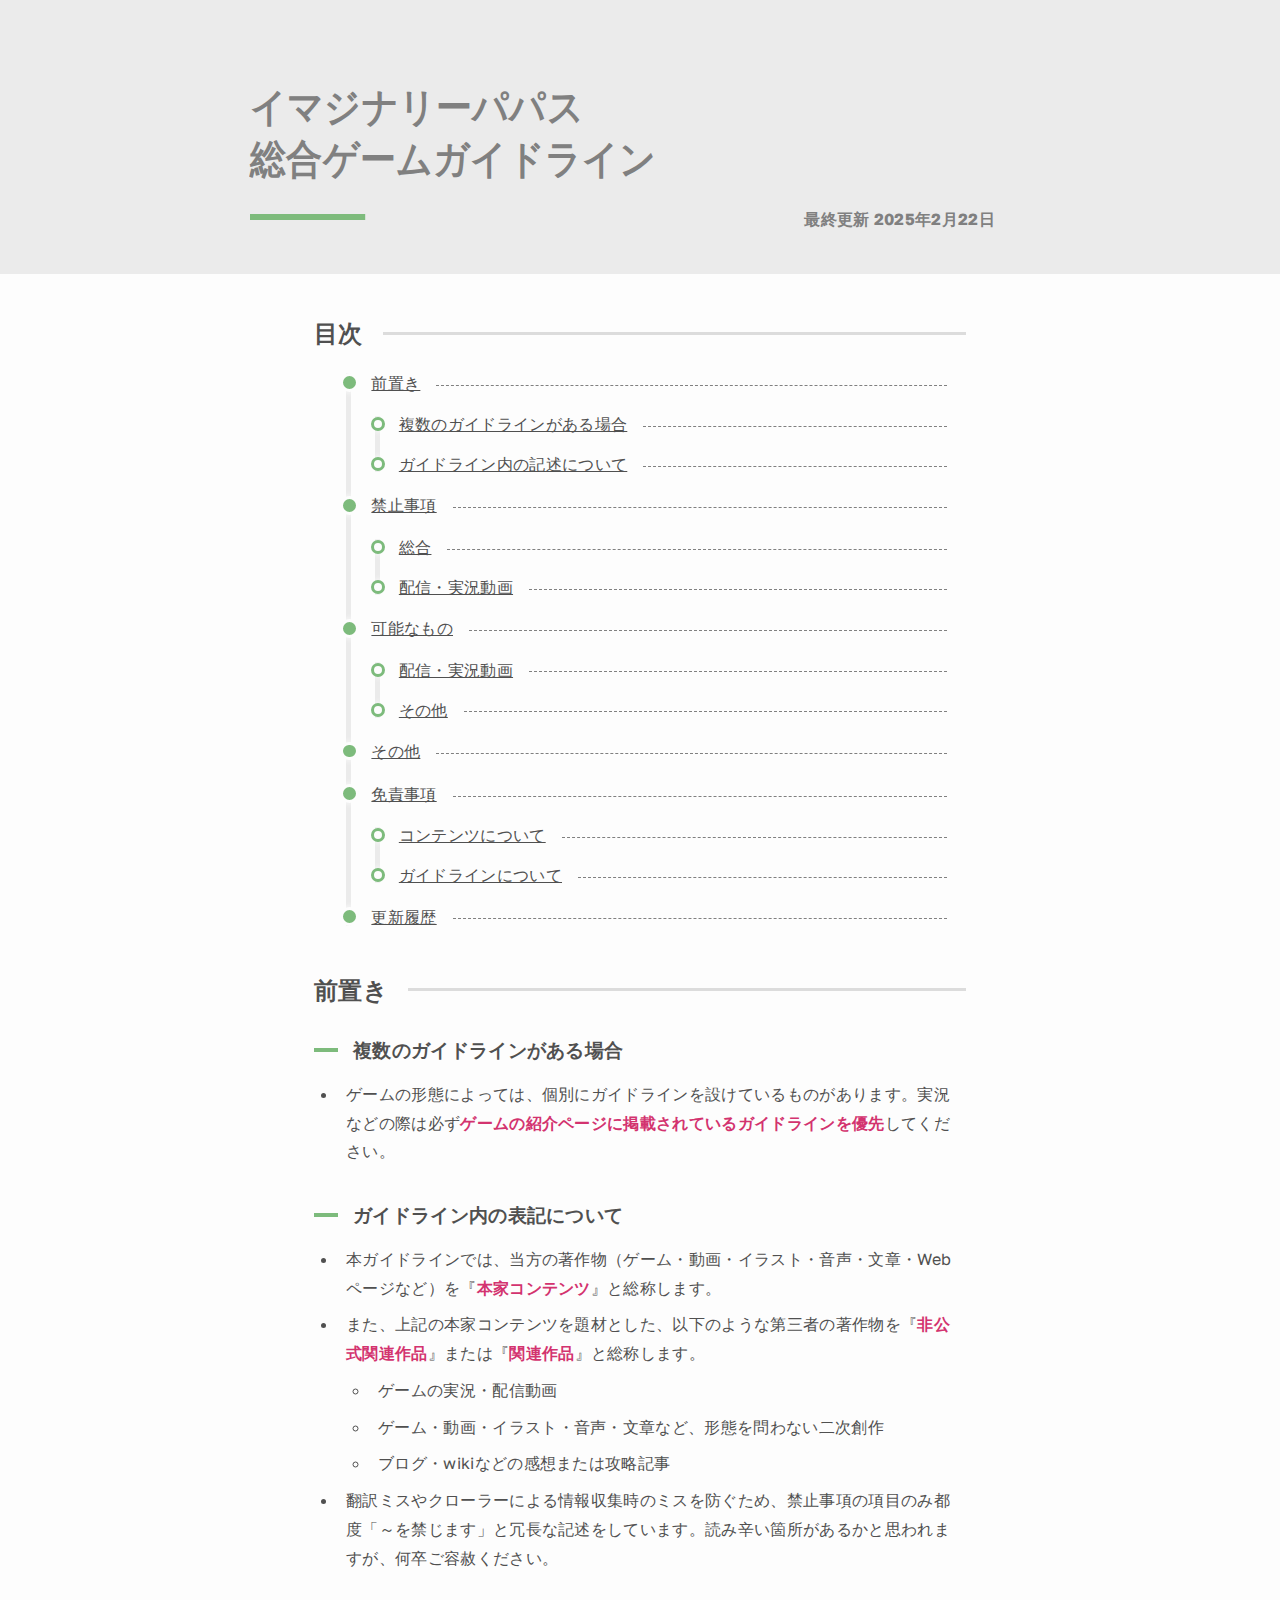
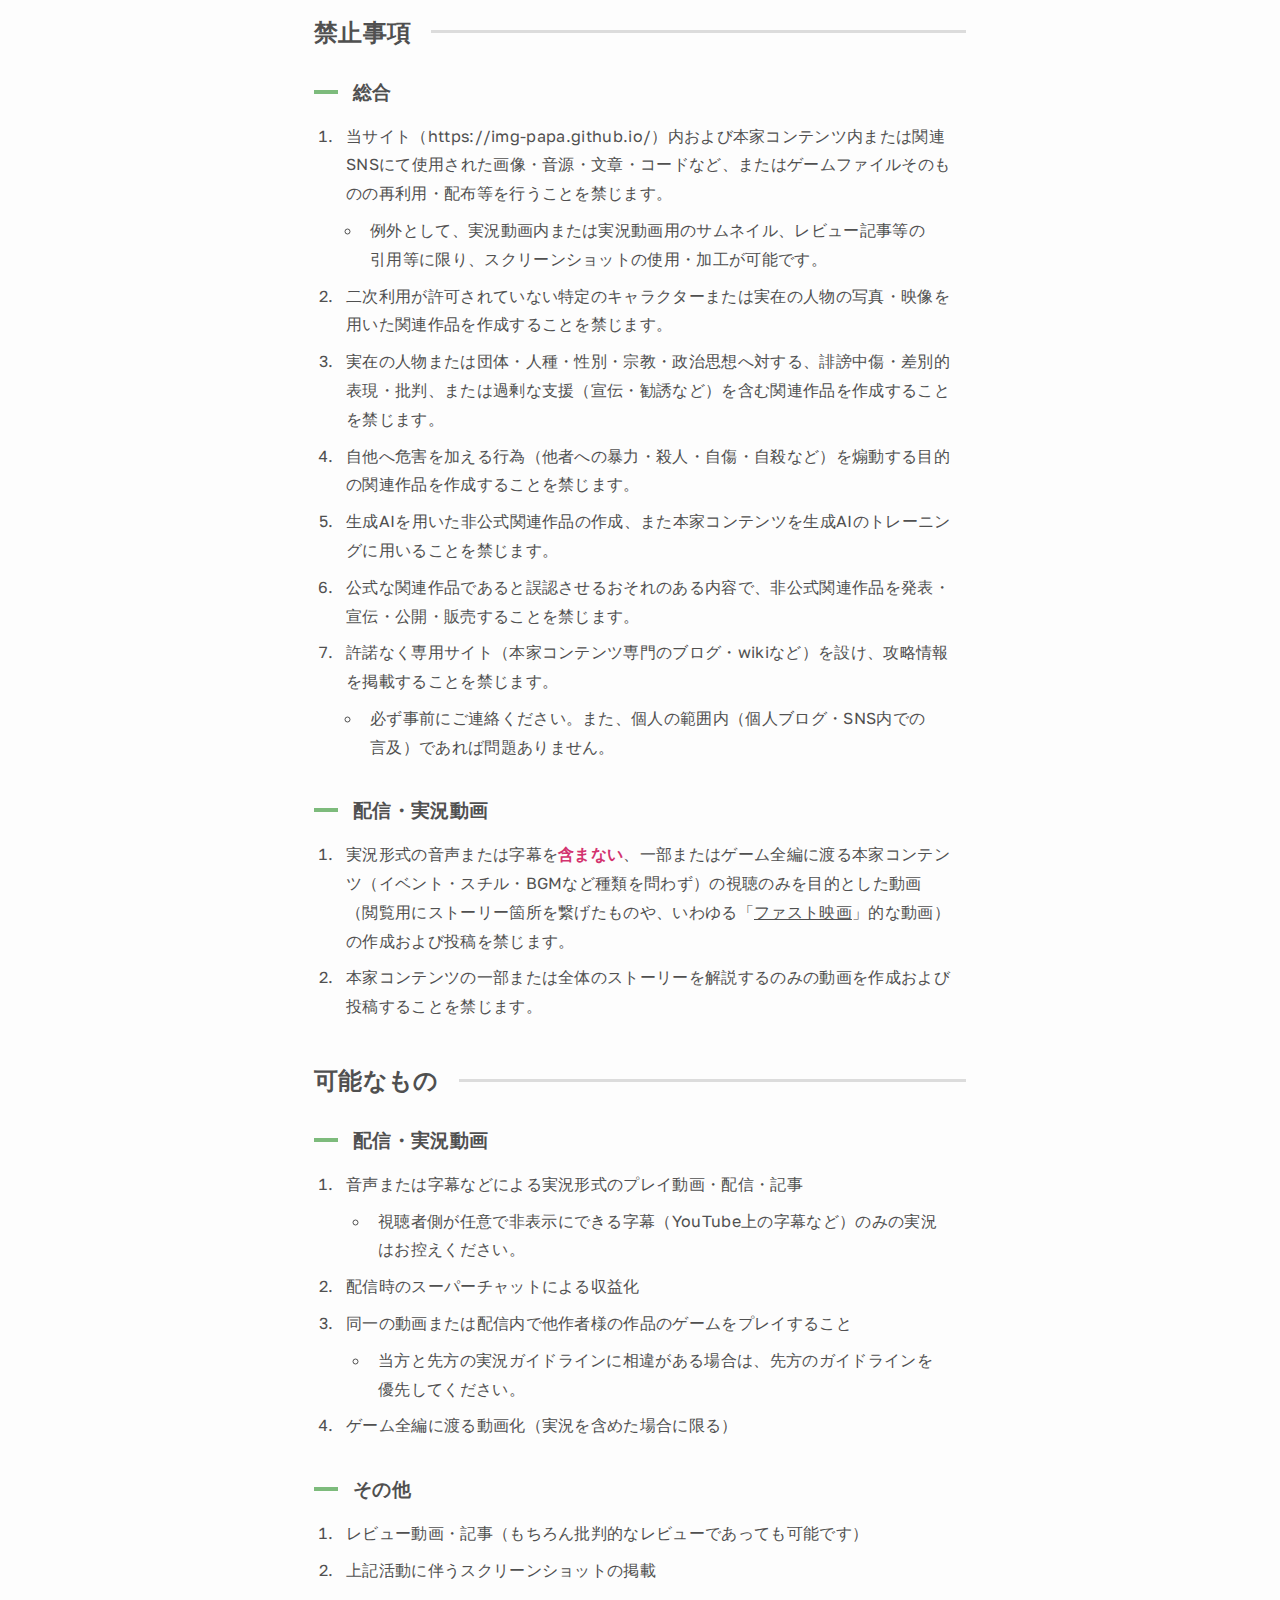
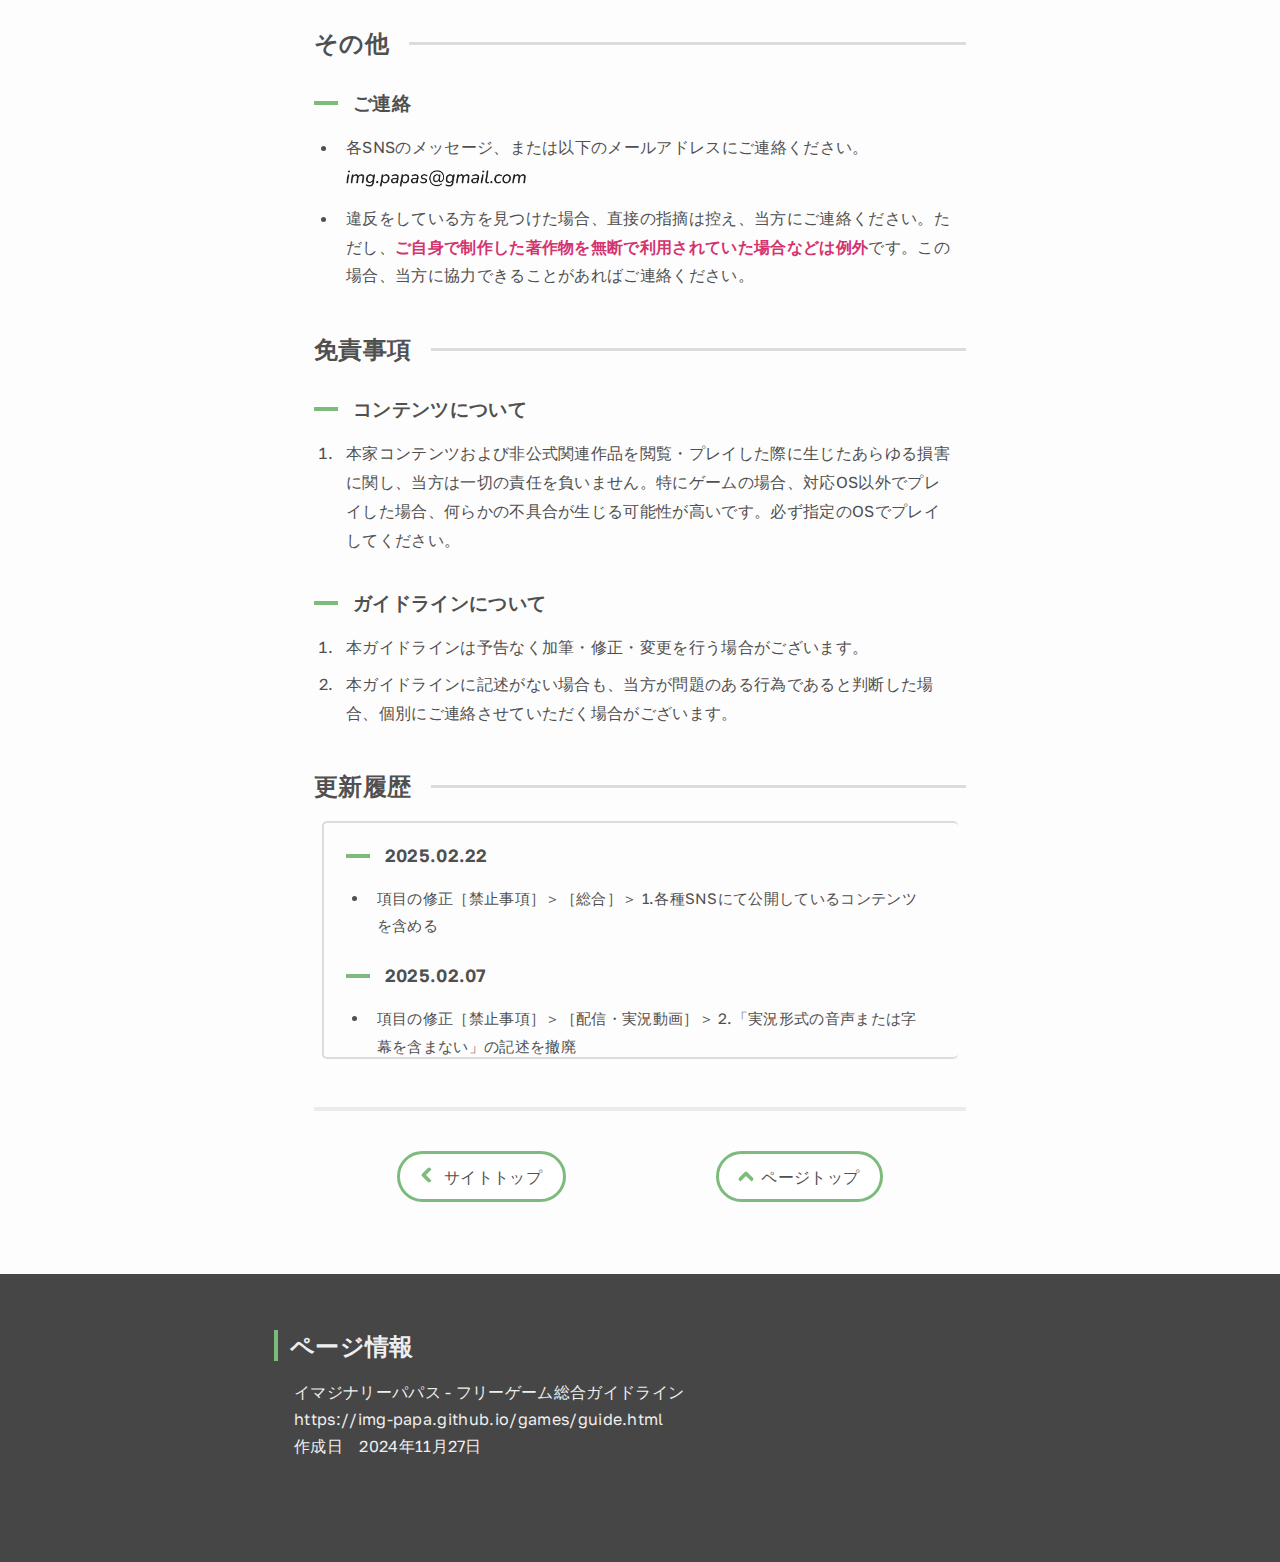
<file: guide.html>
<!DOCTYPE html>
<html lang="ja">
<head>

<title>イマジナリーパパス - 総合ガイドライン</title>
<meta charset="utf-8">

<meta name="description" content="『イマジナリーパパス』ゲームなど他諸々のガイドラインです。みてね" />

<meta property="og:title" content="イマジナリーパパス" />
<meta property="og:site_name" content="イマジナリーパパス" />
<meta property="og:url" content="https://img-papa.github.io/games/guide.html" />
<link rel="canonical" href="https://img-papa.github.io/games/guide.html" />
<meta name="twitter:site" content="@img_papa" />

<meta property="og:image" content="img/myicon.png" />
<link rel="icon" href="img/myicon.png" sizes="62x62" type="image/png" />
<link rel="apple-touch-icon-precomposed" href="img/myicon.png" />

<meta http-equiv="X-UA-Compatible" content="IE=edge" />
<meta name="viewport" content="width=device-width,initial-scale=1">

<link rel="stylesheet" href="default.css">
<link rel="stylesheet" href="common.css">
<style>
    
    body {
        line-height: 1.4em;
    }
    
    header {
        padding: 5em 4% 1.5em;
        font-weight: bold;
        color: var(--c-dk-gray);
        background: var(--c-lt-gray);
    }
    header h1 {
        transform: scale(0.9, 1);
        transform-origin: left center;
        line-height: 1.3em;
        font-size: 2.5em;
        font-weight: 700;
    }
    header h1::after {
        margin: 30px 0;
        width: 128px;
        height: 6px;
        background: var(--c-main);
    }
    header p {
        display: inline-block;
        position: relative;
        bottom: 10px;
        margin-right: 20px;
        padding: 10px 15px;
        text-align: right;
    }
    header article {
        display: flex;
        flex-wrap: wrap;
        justify-content: space-between;
        align-items: flex-end;
    }
    header article,
    footer article {
        margin: auto;
        max-width: 780px;
    }
    main {
        margin: 20px auto 4em;
        max-width: 700px;
    }
    
    header h1::after,
    main h2::after,
    main h3::before {
        content: "";
        display: block;
    }
    
    main h2,
    main h3 {
        display: flex;
        align-items: center;
        font-weight: 600;
    }
    
    main h2 {
        margin-top: 0.2em;
        padding-top: 1em;
        color: var(--dk-gray);
    }
    main h2::after {
        flex: 1;
        margin-left: 20px;
        height: 3px;
        border-radius: 0px;
        background: var(--c-border);
    }
    
    main h3 {
        margin: 0.5em 0 1em;
        padding-top: 1.5em;
    }
    main h3::before {
        display: inline-block;
        margin-right: 0.8em;
        width: 24px;
        height: 4px;
        border-radius: 0px;
        background: var(--c-main);
    }
    
    section {
        margin: 1.5em;
    }
    
    ul,ol {
        margin: 0.5em 0.8em 0.5em 1.5em;
    }
    li {
        margin-bottom: 0.5em;
        padding-left: 0.5em;
        line-height: 1.8em;
    }
    li p {
        margin-top: 1em;
    }
    
    footer {
        margin-top: 1em;
        padding: 2em 2em 5em;
        color: #eee;
        background: var(--c-dark);
    }
    footer h2 {
        display: flex;
        align-items: center;
        margin-bottom: 0.8em;
    }
    footer h2::before {
        content: "";
        display: inline-block;
        height: 1.3em;
        width: 4px;
        margin-right: 0.5em;
        background: var(--c-main);
    }
    footer section > p {
        margin: 5px 20px;
    }
    
    .toc ul {
        list-style: none;
        border-left: 5px solid var(--c-lt-gray);
        margin-right: 0;
    }
    .toc li {
        position: relative;
        left: -1.2em;
        line-height: 1em;
        margin: 0 0 1.5em;
    }
    .toc a {
        display: flex;
        align-items: center;
    }
    .toc a::before,
    .toc a::after {
        display: inline-block;
        content: "";
    }
    .toc a::before {
        width: 0.8em;
        height: 0.8em;
        border: 3px solid var(--c-base);
        box-shadow: 0 0 6px var(--c-base);
        margin-right: 0.8em;
        border-radius: 10em;
        background: var(--c-main);
    }
    .toc a::after {
        flex: 1;
        height: 0.3em;
        margin-left: 1em;
        border-bottom: 1px dashed var(--c-dk-gray);
    }
    .toc ul > ul a::before {
        position: relative;
        left: 0.15em;
        width: 0.5em;
        height: 0.5em;
        margin-right: 1em;
        border-color: var(--c-main);
        background: var(--c-base);
    }
    
    .scroll h3 {
        margin-top: 0;
        padding-top: 1em;
    }
    .scroll li {
        margin: 0;
    }
    
    .link {
        display: flex;
        justify-content: space-around;
        border-top: 4px solid var(--c-lt-gray);
        margin-top: 3em;
        padding-top: 2em;
    }
    
    /* pc */
    @media (min-width: 599px) {
        
        .scroll {
            font-size: 0.95em;
        }
    }
    
    /* smp */
    @media (max-width: 600px) {
        
        body {
            font-size: 0.93em;
        }
        header h1 {
            font-size: 2em;
        }
        
        .toc ul > ul li::before {
            left: 0.13em;
        }
    
</style>
</head>
<body>
    
    
    <header>
        <article>
            <h1>イマジナリーパパス<br>総合ゲームガイドライン</h1>
            <p>最終更新 2025年2月22日</p>
        </article>
    </header>
    <main>
        
        <section class="toc">
            <h2>目次</h2>
            <ul style="margin:1.8em 0 1.8em 2em;">
                <li><a href="#note">前置き</a></li>
                <ul>
                    <li><a href="#note">複数のガイドラインがある場合</a></li>
                    <li><a href="#note_name">ガイドライン内の記述について</a></li>
                </ul>
                <li><a href="#ng">禁止事項</a></li>
                <ul>
                    <li><a href="#ng">総合</a></li>
                    <li><a href="#ng_movie">配信・実況動画</a></li>
                    <!--li><a href="#ng_fanart">二次創作活動</a></li-->
                </ul>
                <li><a href="#ok">可能なもの</a></li>
                <ul>
                    <li><a href="#ok_movie">配信・実況動画</a></li>
                    <!--li><a href="#ok_fanart">二次創作活動</a></li-->
                    <li><a href="#ok_other">その他</a></li>
                </ul>
                <li><a href="#other">その他</a></li>
                <li><a href="#disclaimer">免責事項</a></li>
                <ul>
                    <li><a href="#d_contents">コンテンツについて</a></li>
                    <li><a href="#d_guide">ガイドラインについて</a></li>
                </ul>
                
                <li><a href="#news">更新履歴</a></li>
            </ul>
        </section>
        
        <section id="note">
            <h2>前置き</h2>
            <h3>複数のガイドラインがある場合</h3>
            <ul>
                <li>
                    ゲームの形態によっては、個別にガイドラインを設けているものがあります。実況などの際は必ず<strong>ゲームの紹介ページに掲載されているガイドラインを優先</strong>してください。
                </li>
            </ul>
            <h3 id="note_name">ガイドライン内の表記について</h3>
            <ul>
                <li>
                    本ガイドラインでは、当方の著作物（ゲーム・動画・イラスト・音声・文章・Webページなど）を『<strong>本家コンテンツ</strong>』と総称します。
                </li>
                <li>
                    また、上記の本家コンテンツを題材とした、以下のような第三者の著作物を『<strong>非公式関連作品</strong>』または『<strong>関連作品</strong>』と総称します。
                    <ul>
                        <li>ゲームの実況・配信動画</li>
                        <li>ゲーム・動画・イラスト・音声・文章など、形態を問わない二次創作</li>
                        <!--li>本家コンテンツのキャラクター・アイテムなどを二次利用したグッズ</li-->
                        <li>ブログ・wikiなどの感想または攻略記事</li>
                    </ul>
                </li>
                <li class="note">
                    翻訳ミスやクローラーによる情報収集時のミスを防ぐため、禁止事項の項目のみ都度「～を禁じます」と冗長な記述をしています。読み辛い箇所があるかと思われますが、何卒ご容赦ください。
                </li>
            </ul>
        </section>
        
        <section id="ng">
            <h2>禁止事項</h2>
            <h3>総合</h3>
            <ol>
                <li>当サイト（https://img-papa.github.io/）内および本家コンテンツ内または関連SNSにて使用された画像・音源・文章・コードなど、またはゲームファイルそのものの再利用・配布等を行うことを禁じます。</li>
                    <ul>
                        <li>例外として、実況動画内または実況動画用のサムネイル、レビュー記事等の引用等に限り、スクリーンショットの使用・加工が可能です。</li>
                    </ul>
                <li>二次利用が許可されていない特定のキャラクターまたは実在の人物の写真・映像を用いた関連作品を作成することを禁じます。</li>
                <li>実在の人物または団体・人種・性別・宗教・政治思想へ対する、誹謗中傷・差別的表現・批判、または過剰な支援（宣伝・勧誘など）を含む関連作品を作成することを禁じます。</li>
                <li>自他へ危害を加える行為（他者への暴力・殺人・自傷・自殺など）を煽動する目的の関連作品を作成することを禁じます。</li>
                <li>生成AIを用いた非公式関連作品の作成、また本家コンテンツを生成AIのトレーニングに用いることを禁じます。</li>
                <li>公式な関連作品であると誤認させるおそれのある内容で、非公式関連作品を発表・宣伝・公開・販売することを禁じます。</li>
                <li>許諾なく専用サイト（本家コンテンツ専門のブログ・wikiなど）を設け、攻略情報を掲載することを禁じます。</li>
                <ul>
                    <li>必ず事前にご連絡ください。また、個人の範囲内（個人ブログ・SNS内での言及）であれば問題ありません。</li>
                </ul>
            </ol>
            <h3 id="ng_movie">配信・実況動画</h3>
            <ol>
                <li>実況形式の音声または字幕を<strong>含まない</strong>、一部またはゲーム全編に渡る本家コンテンツ（イベント・スチル・BGMなど種類を問わず）の視聴のみを目的とした動画（閲覧用にストーリー箇所を繋げたものや、いわゆる「<a href="https://ja.wikipedia.org/wiki/%E3%83%95%E3%82%A1%E3%82%B9%E3%83%88%E6%98%A0%E7%94%BB" target="_blank">ファスト映画</a>」的な動画）の作成および投稿を禁じます。</li>
                <li>本家コンテンツの一部または全体のストーリーを解説するのみの動画を作成および投稿することを禁じます。</li>
            </ol>
            <!--h3 id="ng_fanart">二次創作活動</h3>
            <ol>
                <li>本家コンテンツまたは他者が作成した著作物を許可なく利用した関連作品の販売（トレス作品・画像加工・生成AI等も不可）</li>
            </ol-->
            
        </section>
        <section id="ok">
            
            <h2>可能なもの</h2>
            <h3 id="ok_movie">配信・実況動画</h3>
            <ol>
                <li>音声または字幕などによる実況形式のプレイ動画・配信・記事
                    <ul>
                        <li>視聴者側が任意で非表示にできる字幕（YouTube上の字幕など）のみの実況はお控えください。
                        </li>
                    </ul>
                </li>
                <li>配信時のスーパーチャットによる収益化</li>
                <li>同一の動画または配信内で他作者様の作品のゲームをプレイすること
                    <ul>
                        <li>当方と先方の実況ガイドラインに相違がある場合は、先方のガイドラインを優先してください。
                        </li>
                    </ul>
                </li>
                <li>ゲーム全編に渡る動画化（実況を含めた場合に限る）
                </li>
            </ol>
            <!--h3 id="ok_fanart">二次創作活動</h3>
            <ol>
                <li>生成AIを<strong>除く</strong>、ご自身で制作された二次創作・同人作品およびグッズの公開・販売</li>
                <li>本編のネタバレを含む作品の公開・販売</li>
                <li>性的またはグロテスクな要素を含む作品（<strong>必ず内容に即した注意喚起を行ってください</strong>）</li>
                <li>イベント会場など、許可された敷地内でのコスプレおよび撮影</li>
            </ol-->
            <h3 id="ok_other">その他</h3>
            <ol>
                <li>レビュー動画・記事（もちろん批判的なレビューであっても可能です）</li>
                <li>上記活動に伴うスクリーンショットの掲載</li>
            </ol>
            
        </section>
            
        <section>
            
            <h2 id="other">その他</h2>
            <h3>ご連絡</h3>
            <ul>
                <li>
                    各SNSのメッセージ、または以下のメールアドレスにご連絡ください。<br>
                    <img src="img/img_address_b.png" style="margin-top:0.5em;width:180px;">
                </li>
                <li>
                    違反をしている方を見つけた場合、直接の指摘は控え、当方にご連絡ください。ただし、<strong>ご自身で制作した著作物を無断で利用されていた場合などは例外</strong>です。この場合、当方に協力できることがあればご連絡ください。
                </li>
            </ul>
            
        </section>
        <section id="disclaimer">
            
            <h2>免責事項</h2>
            <h3 id="d_contents">コンテンツについて</h3>
            <ol>
                <li>本家コンテンツおよび非公式関連作品を閲覧・プレイした際に生じたあらゆる損害に関し、当方は一切の責任を負いません。特にゲームの場合、対応OS以外でプレイした場合、何らかの不具合が生じる可能性が高いです。必ず指定のOSでプレイしてください。</li>
            </ol>
            <h3 id="d_guide">ガイドラインについて</h3>
            <ol>
                <li>本ガイドラインは予告なく加筆・修正・変更を行う場合がございます。</li>
                <li>本ガイドラインに記述がない場合も、当方が問題のある行為であると判断した場合、個別にご連絡させていただく場合がございます。</li>
            </ol>
            
        </section>
        
        <section id="news">
            <h2>更新履歴</h2>
            <article class="scroll">
                <h3>2025.02.22</h3>
                <ul>
                    <li>項目の修正［禁止事項］＞［総合］＞ 1.各種SNSにて公開しているコンテンツを含める</li>
                </ul>
                <h3>2025.02.07</h3>
                <ul>
                    <li>項目の修正［禁止事項］＞［配信・実況動画］＞ 2.「実況形式の音声または字幕を含まない」の記述を撤廃</li>
                    <li>テキストを一部修正（内容の変更はありません）</li>
                </ul>
                <h3>2025.02.06</h3>
                <ul>
                    <li>項目の追記［前置き］＞［複数のガイドラインがある場合］</li>
                    <li>テキストを一部修正（内容の変更はありません）</li>
                </ul>
                <h3>2025.01.31</h3>
                <ul>
                    <li>テキストを一部修正（内容の変更はありません）</li>
                    <li>デザインを一部変更</li>
                </ul>
                <h3>2025.01.24</h3>
                <ul>
                    <li>項目の追記［免責事項］</li>
                    <li>項目の補遺［禁止事項］＞［総合］＞ 7.攻略情報について</li>
                    <li>項目の追記［前置き］＞［ガイドライン内の記述について］＞追加「非公式関連作品」</li>
                </ul>
                <h3>2025.01.03</h3>
                <ul>
                    <li>項目の追記［前置き］＞［ガイドライン内の記述について］</li>
                    <li>項目の追記［禁止事項］＞［総合］＞ 1. レビュー記事内での画像使用の許可</li>
                    <li>項目の追記［禁止事項］＞［総合］＞ 7. 専用サイトを設けての攻略情報の掲載を禁止</li>
                    <li>項目の追記［可能なもの］＞［配信・実況動画］＞     1. 字幕についての詳細、4. ゲーム全編の動画化</li>
                    <li>読みやすいように一部文章を編集（内容の変更はありません）</li>
                    <li>デザインを一部変更</li>
                </ul>
                <h3>2024.12.22</h3>
                <ul>
                    <li>項目の追加［可能なもの］＞［配信・実況動画］3. 動画を他作品とセットで投稿する場合について</li>
                    <li>項目の追記［禁止事項］＞［総合］ゲームファイルそのものの無駄利用の禁止</li>
                </ul>
                <h3>2024.12.11</h3>
                <ul>
                    <li>項目の追加［前置き］</li>
                    <li>項目の追加［禁止事項］＞［配信・実況動画］</li>
                    <li>名称が変更できていなかったため再度変更［実況・配信・動画投稿］→［配信・実況動画］</li>
                </ul>
                <h3>2024.12.01</h3>
                <ul>
                    <li>項目の追加［更新履歴］</li>
                    <li>項目の追加［禁止事項］＞［総合］</li>
                    <li>名称を変更［実況・配信・動画投稿］→［動画関連］</li>
                </ul>
                <h3>2024.11.27</h3>
                <ul>
                    <li>ガイドライン作成</li>
                </ul>
            </article>
        </section>
        
        <section class="link">
            <a href="https://img-papa.github.io/games/" class="link_l">サイトトップ</a>
            <a href="#" class="link_t">ページトップ</a>
        </section>
        
    </main>
    <footer>
        <article>
            
            <section>
                <h2>ページ情報</h2>
                <p>イマジナリーパパス - フリーゲーム総合ガイドライン</p>
                <p>https://img-papa.github.io/games/guide.html</p>
                <p>作成日　2024年11月27日</p>
            </section>
            
        </article>
    </footer>
    
    
</body>
</html>
</file>
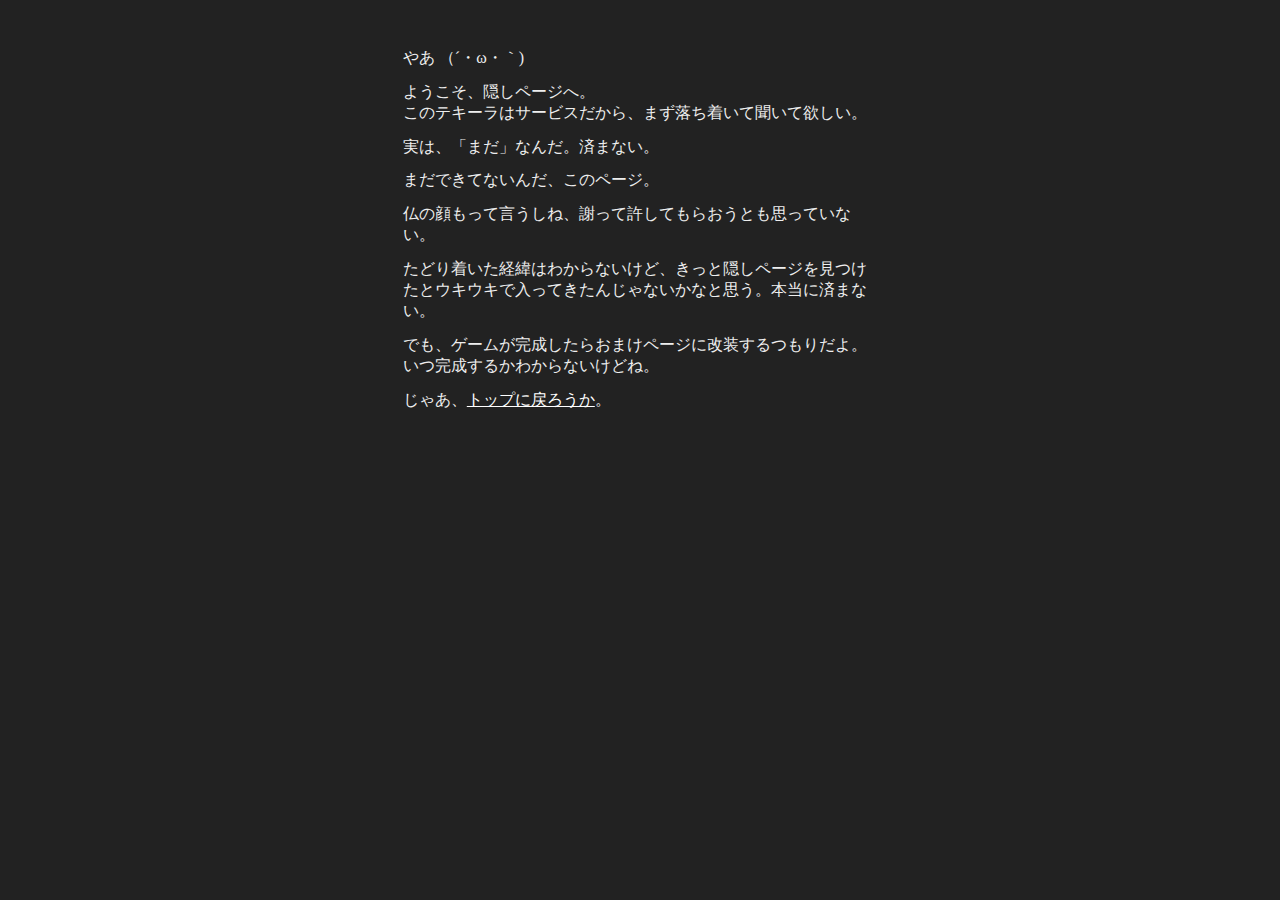
<file: 8sec/omake.html>
<!DOCTYPE html>
<html lang="ja">
<head>

    <title>八衢警備保障 - トップページ</title>
    <meta charset="utf-8">

    <meta name="description" content="ゲームを作っています。今のところフリーゲーム／ホラーのみ。" />

    <meta property="og:title" content="イマジナリーパパス" />
    <meta property="og:site_name" content="イマジナリーパパス" />
    <meta property="og:url" content="https://img-papa.github.io/games/" />
    <link rel="canonical" href="https://img-papa.github.io/games/" />
    <meta name="twitter:site" content="@img_papa" />

    <meta property="og:image" content="img/myicon.png" />
    <link rel="icon" href="img/myicon.png" sizes="62x62" type="image/png" />
    <link rel="apple-touch-icon-precomposed" href="img/myicon.png" />

    <meta http-equiv="X-UA-Compatible" content="IE=edge" />
    <meta name="viewport" content="width=device-width,initial-scale=1">

    <style>

        body {
            color: #eee;
            background: #222;
        }

        a {
            color: #fff;
        }
        a:hover {
            text-decoration: none;
        }

        p {
            margin: 0.8em;
        }

        /* PC / Pad */

        @media (min-width: 900px) {
            
        }


        /* スマートフォン */

        @media (max-width: 699px) {

        }

        
    </style>

</head>
<body>

    <main style="max-width:500px;margin:3em auto;">

        <p>
            やあ （´・ω・｀)
        </p><p>
            ようこそ、隠しページへ。<br>
            このテキーラはサービスだから、まず落ち着いて聞いて欲しい。
        </p><p>
            実は、「まだ」なんだ。済まない。
        </p><p>
            まだできてないんだ、このページ。
        </p><p>
            仏の顔もって言うしね、謝って許してもらおうとも思っていない。
        </p><p>
            たどり着いた経緯はわからないけど、きっと隠しページを見つけたとウキウキで入ってきたんじゃないかなと思う。本当に済まない。
        </p><p>
            でも、ゲームが完成したらおまけページに改装するつもりだよ。<br>
            いつ完成するかわからないけどね。
        </p><p>
            じゃあ、<a href="index.html">トップに戻ろうか</a>。
        </p>

    </main>

</body>
</file>
<file: default.css>
* {
    margin: 0;
    padding: 0;
}

.dot {
    image-rendering: pixelated;
}

.bs {
    box-sizing: border-box;
}

a, a:hover,
a:hover::before,
a:hover::after {
    -webkit-transition: all 0.2s ease;
    transition: all 0.2s ease;
}
a {
    color: var(--c-font);
}
a:hover {
    text-decoration: none;
    color: var(--c-accent);
}
</file>
<file: common.css>
@import url('https://fonts.googleapis.com/css2?family=Golos+Text:wght@400..900&family=Montserrat:ital,wght@0,100..900;1,100..900&display=swap');

:root {
    
    /* basic */
    --c-font:    rgb(80,80,80);
    --c-base:    rgb(253,253,253);
    
    --c-dark:    rgb(70,70,70);
    --c-dk-gray: rgb(128,128,128);
    --c-gray:    rgb(210,210,210);
    --c-lt-gray: rgb(235,235,235);
    --c-border:  rgb(220,220,220);
    
    /* color */
    --c-main: #7DBB7C;
    --c-sub: #BA8B40;
    --c-accent: #D3336F;
    --c-back: #FDEFF2;
}

body {
    font-family: "Golos Text", sans-serif;
    font-weight: normal;
    font-style: normal;
    font-optical-sizing: auto;
    letter-spacing: 0.02em;
    color: var(--c-font);
    background: var(--c-base);
}


/* テキスト装飾 */

strong {
    color: var(--c-accent);
}

.link_sp,
.link_t,
.link_b,
.link_l,
.link_r,
.link_i {
    display: inline-block;
    text-decoration: none;
}

/* 強調リンク */
    
.link_sp {
    margin: auto;
    padding: 1em 2em;
    border: 3px solid var(--c-accent);
    border-radius: 10em;
    font-weight: bold;
    color: #fff;
    box-shadow: 3px 3px 3px var(--c-gray);
    background: var(--c-accent);
}
.link_sp:hover {
    color: var(--c-accent);
    background: var(--c-base);
}
.link_sp:active {
    color: var(--c-gray);
    border-color: var(--c-gray);
    background: var(--c-base);
}

/* 矢印リンク */

.link_t,
.link_b,
.link_l,
.link_r {
    margin: 0.5em;
    padding: 0.7em 1.3em;
    border-radius: 10em;
    border: 3px solid var(--c-main);
    background: #fff;
}
.link_t {
    margin-right: 1em;
}
.link_l {
    margin-left: 1em;
}
.link_r,
.link_i {
    display: flex;
    align-items: center;
    justify-content: space-between;
}
.link_t:hover,
.link_b:hover,
.link_l:hover,
.link_r:hover,
.link_i:hover {
    color: var(--c-dark);
    border: 3px solid var(--c-lt-gray);
    background: var(--c-lt-gray);
}
.link_t:hover::before,
.link_b:hover::before,
.link_l:hover::before,
.link_r:hover::after,
.link_i:hover::after {
    position: relative;
    border-color: var(--c-accent);
}

.link_t:hover::before {
    top: -1px;
}
.link_l:hover::before {
    left: -1px;
}
.link_r:hover::after,
.link_i:hover::after {
    left: 0;
}

.link_t:active,
.link_b:active,
.link_l:active,
.link_r:active,
.link_i:active {
    color: var(--c-dk-gray);
    border: 3px solid var(--c-gray);
    background: var(--c-base);
}
.link_t:active::before,
.link_b:active::before,
.link_l:active::before,
.link_r:active::after,
.link_i:active::after {
    border-color: var(--c-gray);
}
.link_t::before,
.link_b::before,
.link_l::before,
.link_r::after,
.link_i::after {
    content: "";
    display: inline-block;
    width: 0.5em;
    height: 0.5em;
    color: #999;
    border-top: 4px solid var(--c-main);
    border-left: 4px solid var(--c-main);
    border-radius: 3px;
}
.link_t::before {
    margin-right: 0.6em;
    position: relative;
    top: 2px;
    transform: rotate(45deg);
}
.link_b::before,
summary::before {
    margin-right: 0.6em;
    position: relative;
    top: 2px;
    transform: rotate(45deg);
}
.link_l::before {
    margin-right: 0.7em;
    transform: rotate(-45deg);
    position: relative;
    top: -1.5px;
    left: 2px;
}
.link_r::after,
.link_i::after {
    margin-left: 0.8em;
    transform: rotate(135deg);
    position: relative;
    left: -3px;
}

summary {
    margin-top: 0.8em;
}
.link_b::after,
summary::before {
    
}

.link_i {
    text-align: left;
    margin-top: 0.5em;
    padding-right: 1.2em;
    font-weight: bold;
    border: 3px solid var(--c-main);
    border-radius: 50px;
}

.icon {
    margin: 8px;
    width: 32px;
    height: 32px;
    border: 3px solid var(--c-base);
    border-radius: 50px;
    box-shadow: 0 0 2px var(--c-dk-gray);
    background-size: 100%;
    background-repeat: no-repeat;
}

.scroll {
    overflow-y: scroll;
    height: 200px;
    margin: 1.5em 0.5em;
    padding: 0.3em 1.5em 2em;
    border: solid 2px var(--c-border);
    border-right: 0;
    border-radius: 5px;
}
.scroll::-webkit-scrollbar,
.scroll_x::-webkit-scrollbar {
    width: 8px;
    height: 8px;
    background: var(--c-lt-gray);
}
.scroll::-webkit-scrollbar-thumb,
.scroll_x::-webkit-scrollbar-thumb  {
    width: 6px;
    height: 6px;
    border-radius: 5px;
    background: var(--c-main);
}

.scroll_x {
    max-width: 100%;
    overflow-x: scroll;
    padding: 0.5em 1em 0.8em;
}
</file>
<file: style.css>
* {
    list-style: none;
}

body {
    text-align: center;
    color: var(--c-font);
}

iframe {
    aspect-ratio: 16/9;
    width: 100%;
    height: 100%;
    border: 2px solid var(--c-gray);
}

#wrap {
    margin: auto;
}

header,h1,h2,h3,h4,nav,
.time,
.route {
    font-family: "Montserrat", sans-serif;
}

header {
    padding-top: 20%;
    background-image: url("img/header.png");
    background-size: 100%;
    background-position: center center;
}
header nav {
    background: var(--c-dark);
}
header nav a {
    color: #fff;
}
header dl {
    display: flex;
    align-items: center;
    max-width: 700px;
    margin: auto;
    padding: 0.3em 1em;
    text-align: center;
    color: var(--c-base);
}
header dt {
    margin-right: 0.5em;
}
header dt::before {
    display: inline-block;
    content: "NEWS";
    margin-right: 1em;
    color: var(--c-main);

}

aside nav {
    display: flex;
    justify-content: center;
    flex-wrap: wrap;
    margin: auto;
}
aside h1::before {
    box-shadow: 1px 1px 5px rgba(0,0,0,0.3);
}
aside h2 {
    line-height: 1.2em;
    font-size: 1em;
}
aside h2::before {
    width: 100px;
    height: 100px;
    margin: 0em auto 1em;
    border: 4px solid #fff;
    border-radius: 100px;
    background-image: url(img/myicon.png);
    background-size: 100%;
    background-repeat: no-repeat;
    background-position: center center;
    image-rendering: pixelated;
}
aside h3 {
    margin-bottom: 0.8em;
    font-size: 0.9em;
    color: var(--c-main);
}
aside hgroup {
    margin: 0 0.5em 2em;
}
aside hgroup p {
    padding-top: 0.5em;
    border-top: 2px dotted var(--c-gray);
    font-size: 0.9em;
}
aside nav {
    padding: 0.5em 1em 0;
}
aside nav a {
    margin: 0 0.2em;
}

main h2 {
    margin: 2em 1em 1em;
}
main h2 span {
    margin: 2px;
    padding: 0 0.35em 0.25em;
    width: 50px;
    height: 50px;
    border-radius: 5px;
    line-height: 1em;
    font-size: 1.2em;
    font-weight: normal;
    font-family: "Darumadrop One", sans-serif;
    color: var(--c-base);
    background: var(--c-font);
}

main > hgroup {
    margin: 1.5em 1em 0;
    padding: 0.3em 1em 0.1em;
    text-align: left;
    border-left: 5px solid var(--c-main);
}
main > hgroup p {
    margin: 0.3em;
    font-size: 0.9em;
    color: var(--c-dk-gray);
}
main > hgroup h3 {
    display: flex;
    align-items: center;
    font-size: 1.5em;
}
main > hgroup h3::after {
    display: block;
    content: "";
    flex: 1;
    height: 2px;
    margin: 0 0.7em;
    background: var(--c-gray);
}

footer {
    background: var(--c-dark);
}

.search {
    margin: 2em 2em 1em;
    padding: 1.5em 0.5em;
    border: 3px solid var(--c-gray);
    border-radius: 1em;
}
.search p {
    display: inline-block;
    margin: 0 auto;
    padding: 0.8em 0.5em 1em;
    font-size: 0.8em;
    border-top: 2px dotted var(--c-gray);
    color: var(--c-dk-gray);
}

input[type="text"] {
    display: block;
    width: 85%;
    margin: 0 auto 0.8em;
    padding: 0.6em 0.8em;
    border: 2px solid var(--c-main);
    border-radius: 5px;
}
input[type="text"]:focus{
    border-color: var(--c-accent);
}
button {
    padding: 0.2em 0.8em 0.4em;
}

summary {
    position: relative;
    bottom: 0;
    padding: 0.2em 0.5em 0.3em;
    text-align: center;
    background: var(--c-lt-gray);
}
summary::after {
    content: "詳細を見る";
}
details[open] summary::after {
    content: "閉じる";
}

#top {
    max-width: 700px;
    margin: auto;
}

#games {
    max-width: 1200px;
    margin: auto;
}
#games article {
    margin: 1em;
    padding-top: 196px;
    text-align: left;
    box-shadow: 0 0 5px var(--c-gray), 2px 2px 5px var(--c-gray);
    background: #fff;
    background-size: 100%;
    background-repeat: no-repeat;
    background-position: top left;
}
#games article > section {
    padding: 1.5em 1.5em 1em;
    border-top: 1px solid var(--c-gray);
    background: #fff;
}
#games article > sectiona::before {
    content: "";
    display: block;
    aspect-ratio: 16 / 9;
    width: 100%;
    height: 100%;
    background: rgba(255,255,255,0);
}
#games article h3 {
    margin-bottom: 0.3em;
    padding: 0 0.5em;
    line-height: 1.3em;
    font-size: 1.4em;
    border-left: 5px solid var(--c-main);
}
#games article h4 {
    margin: 1em 0 0.3em;
    font-size: 0.9em;
}
#games article h4::before {
    content: "▼";
    display: inline-block;
    margin: 0 0.9em;
    padding: 0.4em 0.3em;
    border-radius: 20%;
    font-size: 0.7em;
    color: #fff;
    transform: rotate(-90deg);
    background: var(--c-accent);
}
#games hgroup {
    min-height: 6em;
}
#games hgroup p {
    margin-bottom: 0.6em;
    padding: 0.2em 0.5em;
    font-size: 0.9em;
}
#games a {
    text-decoration: none;
}

.data {
    display: flex;
    padding: 5px 0 5px 0.8em;
    border-top: 2px solid var(--c-gray);
    border-bottom: 2px solid var(--c-gray);
    color: var(--c-dk-gray);
}
.data p {
    flex: 1;
    font-size: 0.85em;
}
.data b {
    margin: 0 0.3em;
    position: relative;
    top: 1px;
    font-size: 1.3em;
    color: var(--c-font);
}

.time,
.route {
    display: flex;
    align-items: center;
    margin: 0.3em;
    background-repeat: no-repeat;
    background-size: 16px;
    background-position: left center;
}
.time {
    padding-left: 25px;
    background-image: url(img/icon_time.png);
}
.time:hover::after,
.route:hover::after {
    z-index: 10;
    white-space: pre;
    display: block;
    position: absolute;
    padding: 0.5em 1em;
    border-radius: 5px;
    box-shadow: 1px 1px 3px rgba(0,0,0,0.3);
    background: rgba(255,255,255,0.9);
    color: var(--c-accent);
    -webkit-transition: all 0.2s ease;
    transition: all 0.2s ease;
}
.time:hover::after {
    content: "クリア（分岐ありの場合、第１エンド到達）\Aまでの時間の目安です。";
}
.route:hover::after {
    content: "ルートまたはエンディング分岐の数です。\A「なし」の場合は、１つのエンディングのみ。\Aゲームオーバーは含まれません。\Aまた、差分は含まれていません。";
}
.route {
    display: block;
    padding-left: 24px;
    background-image: url(img/icon_route.png);
}
.route::before {
    display: inline-block;
    font-weight: normal;
    content: "分岐";
    margin-right: 0.5em;
    transform: scale(1,1);
}

.tag {
    display: flex;
    flex-wrap: wrap;
    align-items: flex-start;
    align-content: flex-start;
    overflow-y: auto;
    height: 5.2em;
    margin: 0.8em 0 0;
    padding: 0 0.3em;
    color: var(--c-dk-gray);
    font-size: 0.9em;
}
.tag::-webkit-scrollbar {
    width: 8px;
    height: 8px;
    border-radius: 5px;
    background: var(--c-lt-gray);
}
.tag::-webkit-scrollbar-thumb  {
    width: 6px;
    height: 6px;
    border-radius: 5px;
    background: var(--c-gray);
}
.tag:hover::-webkit-scrollbar-thumb  {
    background: var(--c-main);
}
.tag li:not(:last-child)::after {
    content: "";
    display: inline-block;
    width: 1.8px;
    height: 1em;
    position: relative;
    top: -1.5px;
    vertical-align: middle;
    transform: rotate(20deg);
    border-radius: 5px;
    margin: 0 0.6em;
    background: var(--c-gray);
}

.level {
    padding: 0 0.5em;
    border-top: 2px solid var(--c-gray);
}
.level ul {
    display: flex;
    justify-content: space-between;
    align-items: flex-end;
}
.level ul:first-child {
    margin: 1.2em 0 0.6em;
}
.level li:not(:nth-child(2)) {
    font-size: 0.8em;
    color: var(--c-dk-gray);
}
.level_bar {
    justify-content: space-around;
    align-items: center;
    margin: 0.5em 1em;
}
.level::after {
    display: block;
    content: "";
    flex: 1;
    position: relative;
    top: -20px;
    height: 7px;
    margin: 0 20px;
    background: #eee;
}
.level_bar li {
    display: inline-block;
    z-index: 10;
    width: 12px;
    height: 12px;
    border: 3px solid #fff;
    border-radius: 50px;
    box-shadow: 0 0 2px var(--c-dk-gray), 1px 1px 3px var(--c-dk-gray);
    background: var(--c-gray);
}
.level_bar .point {
    width: 16px;
    height: 16px;
    border-width: 4px;
    position: relative;
    top: 4px;
    background: var(--c-main);
}

.dl {
    margin-top: 1em;
}
.dl::before {
    content: "ダウンロードはこちら";
    display: block;
    margin-bottom: 0.7em;
    font-weight: bold;
    font-size: 0.9em;
}

.center {
    margin: 1em 0.5em;
    text-align: center;
}

.red {
    color: var(--c-accent);
    font-weight: bold;
}

.highlight {
    font-weight: bold;
    color: var(--c-accent);
    background-color: #ffff99;
    margin: 0 0.3em;
    padding: 0.3em 0.6em;
}
.current {
    outline: 2px solid var(--c-accent);
}

/* スマートフォン以外 */
@media (min-width: 800px) {
    
    #games {
        display: flex;
        flex-wrap: wrap;
        justify-content: center;
    }
    #games article {
        flex-basis: 30%;
    }
    
}

/* PC（全画面） */
@media (min-width: 1000px) {
    
    .data {
        justify-content: space-around;
    }

}

/* Pad・PC */
@media (min-width: 800px) {
    
}

/* スマートフォン */
@media (max-width: 799px) {
    
    aside a {
        font-size: 0.95em;
        flex-basis: 150px;
    }
    
    #games article {
        max-width: 77%;
        margin: 2.5em auto;
        flex-grow: 1;
        background-position: top center;
    }
    
    .tag li:not(:last-child)::after {
        width: 1.5px;
    }

}
</file>
